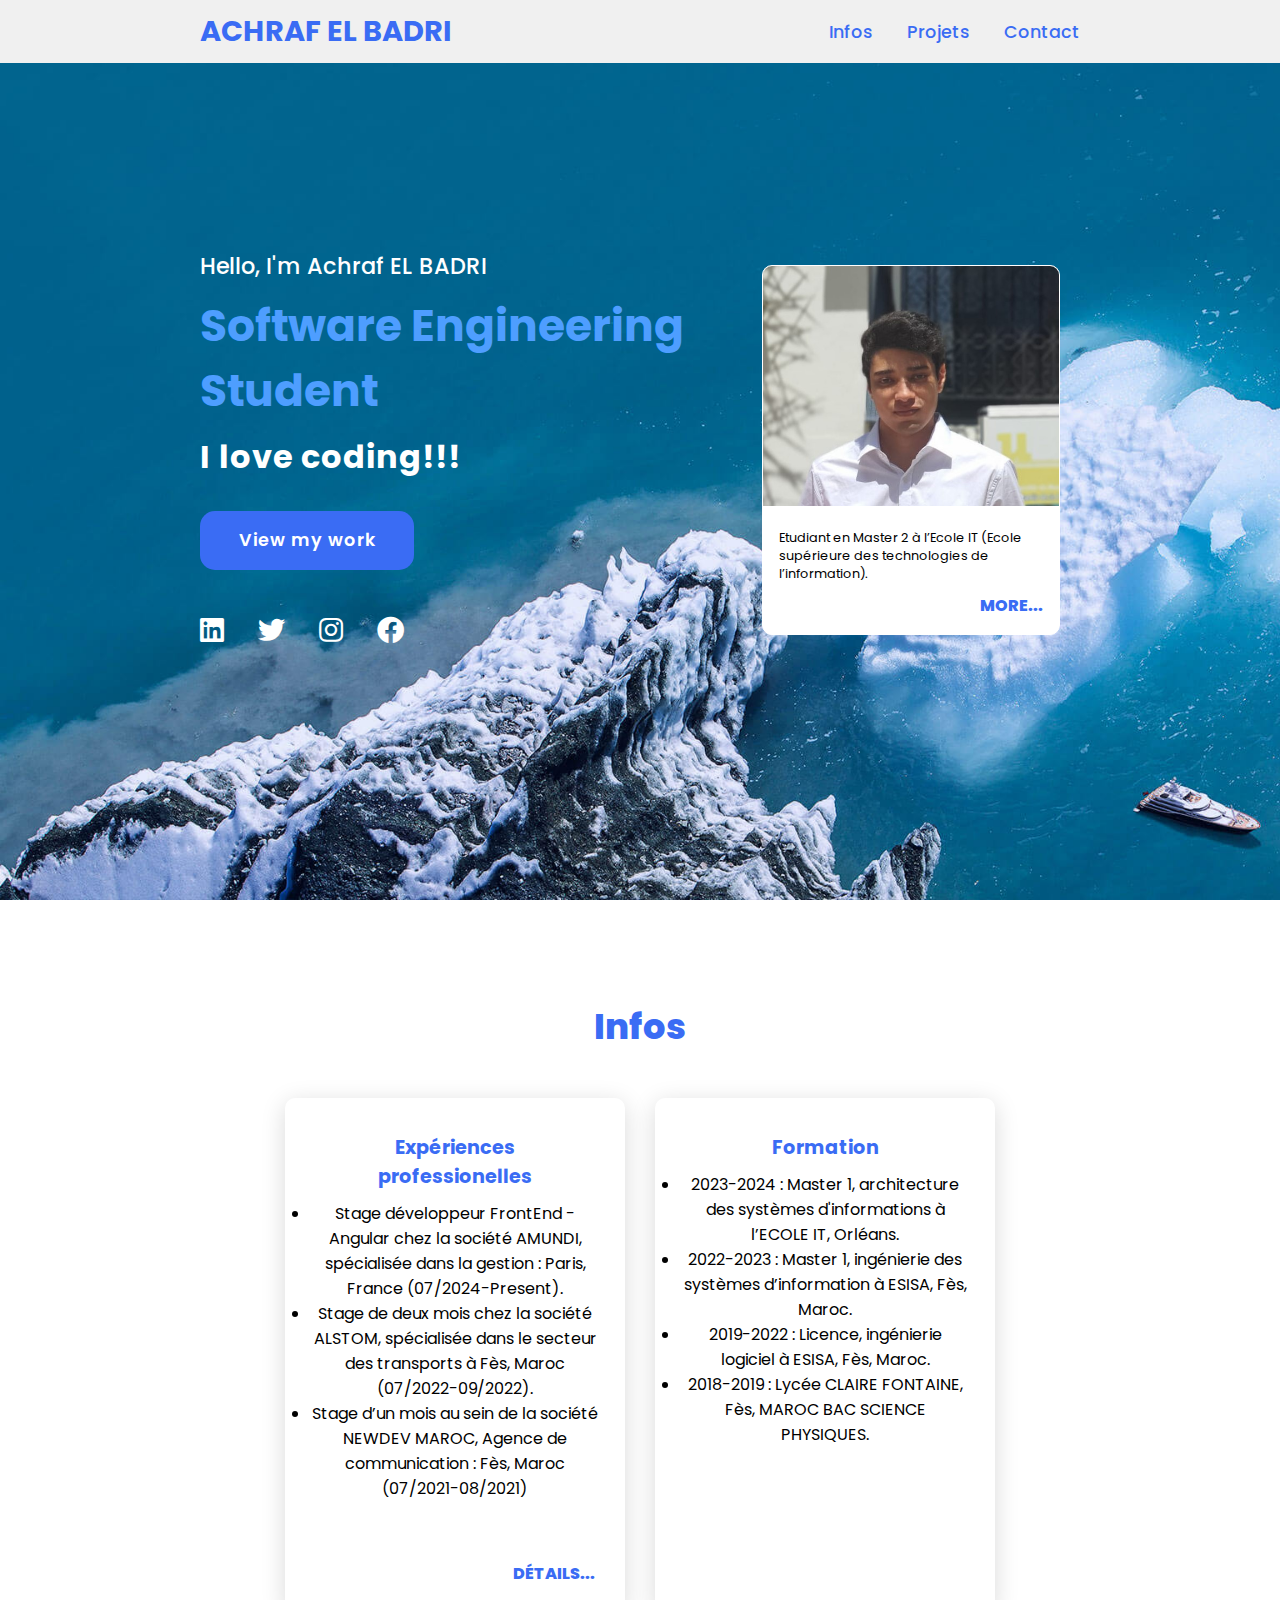
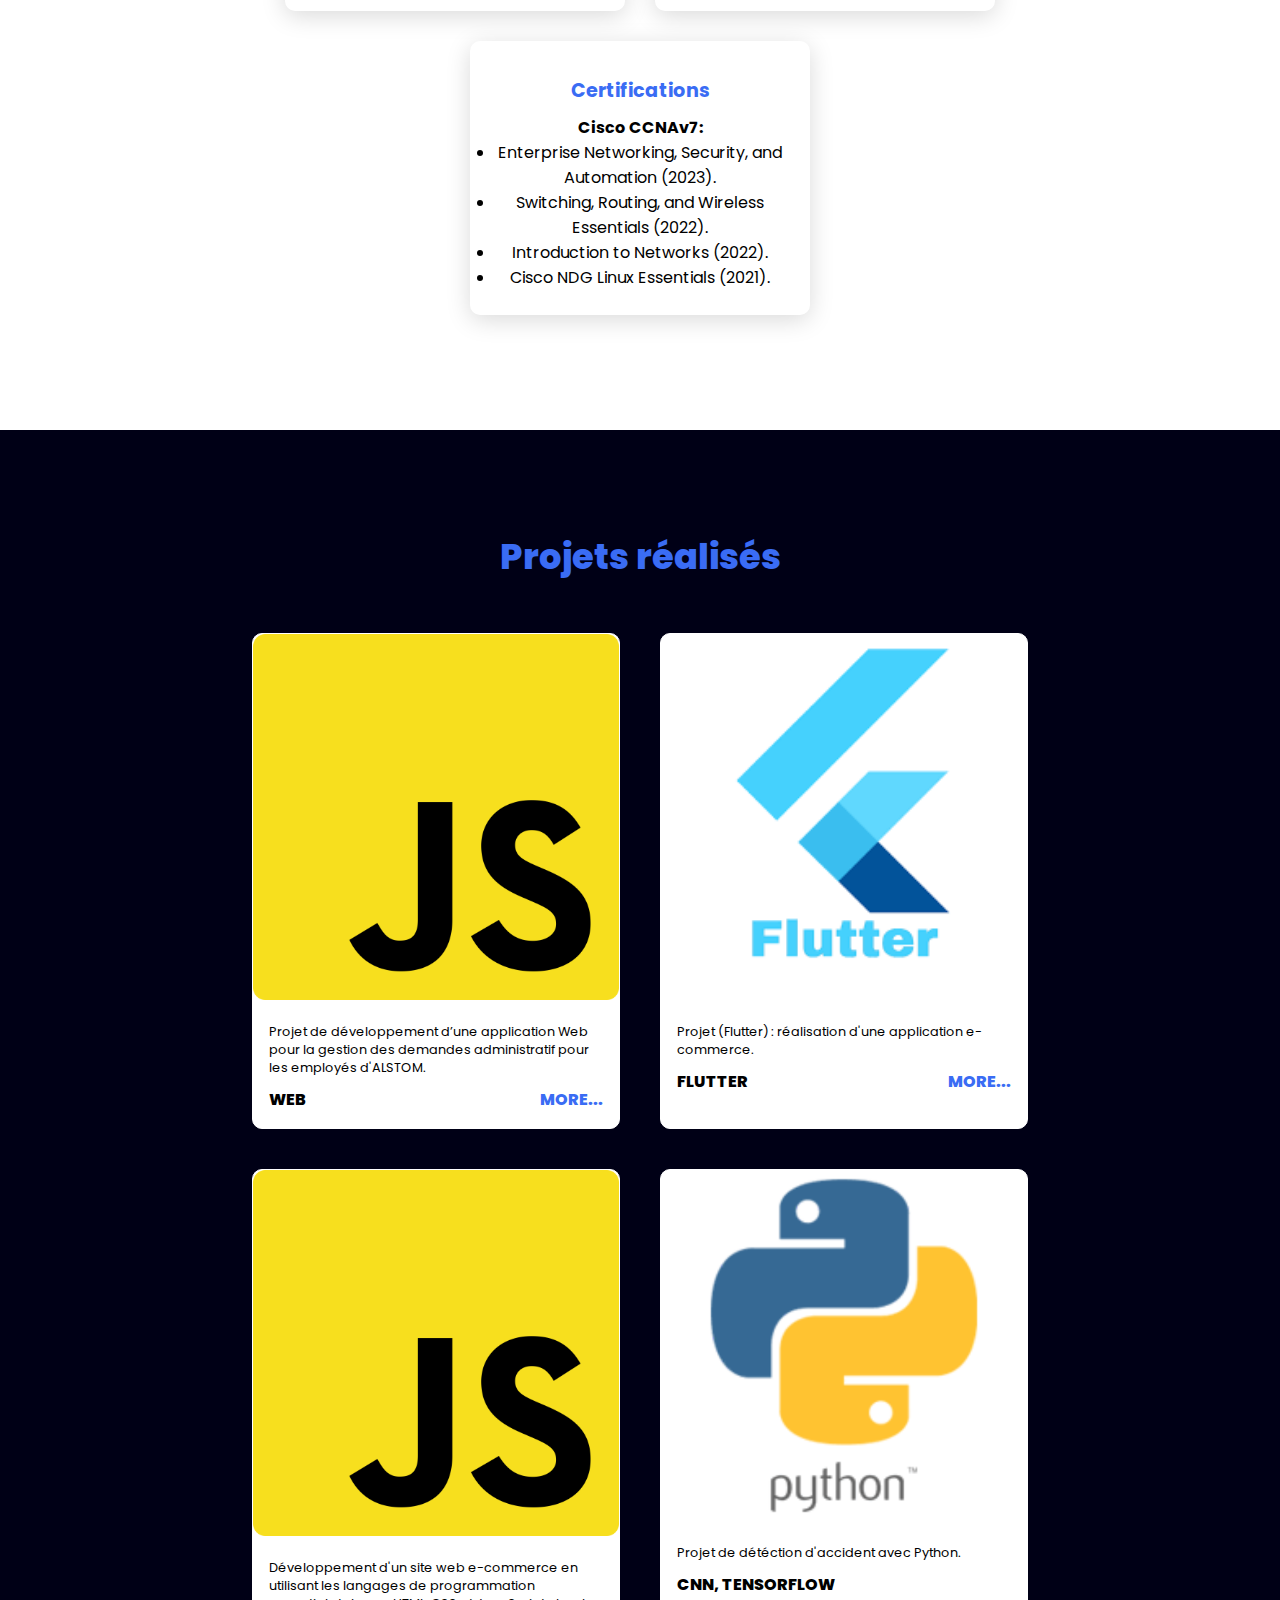
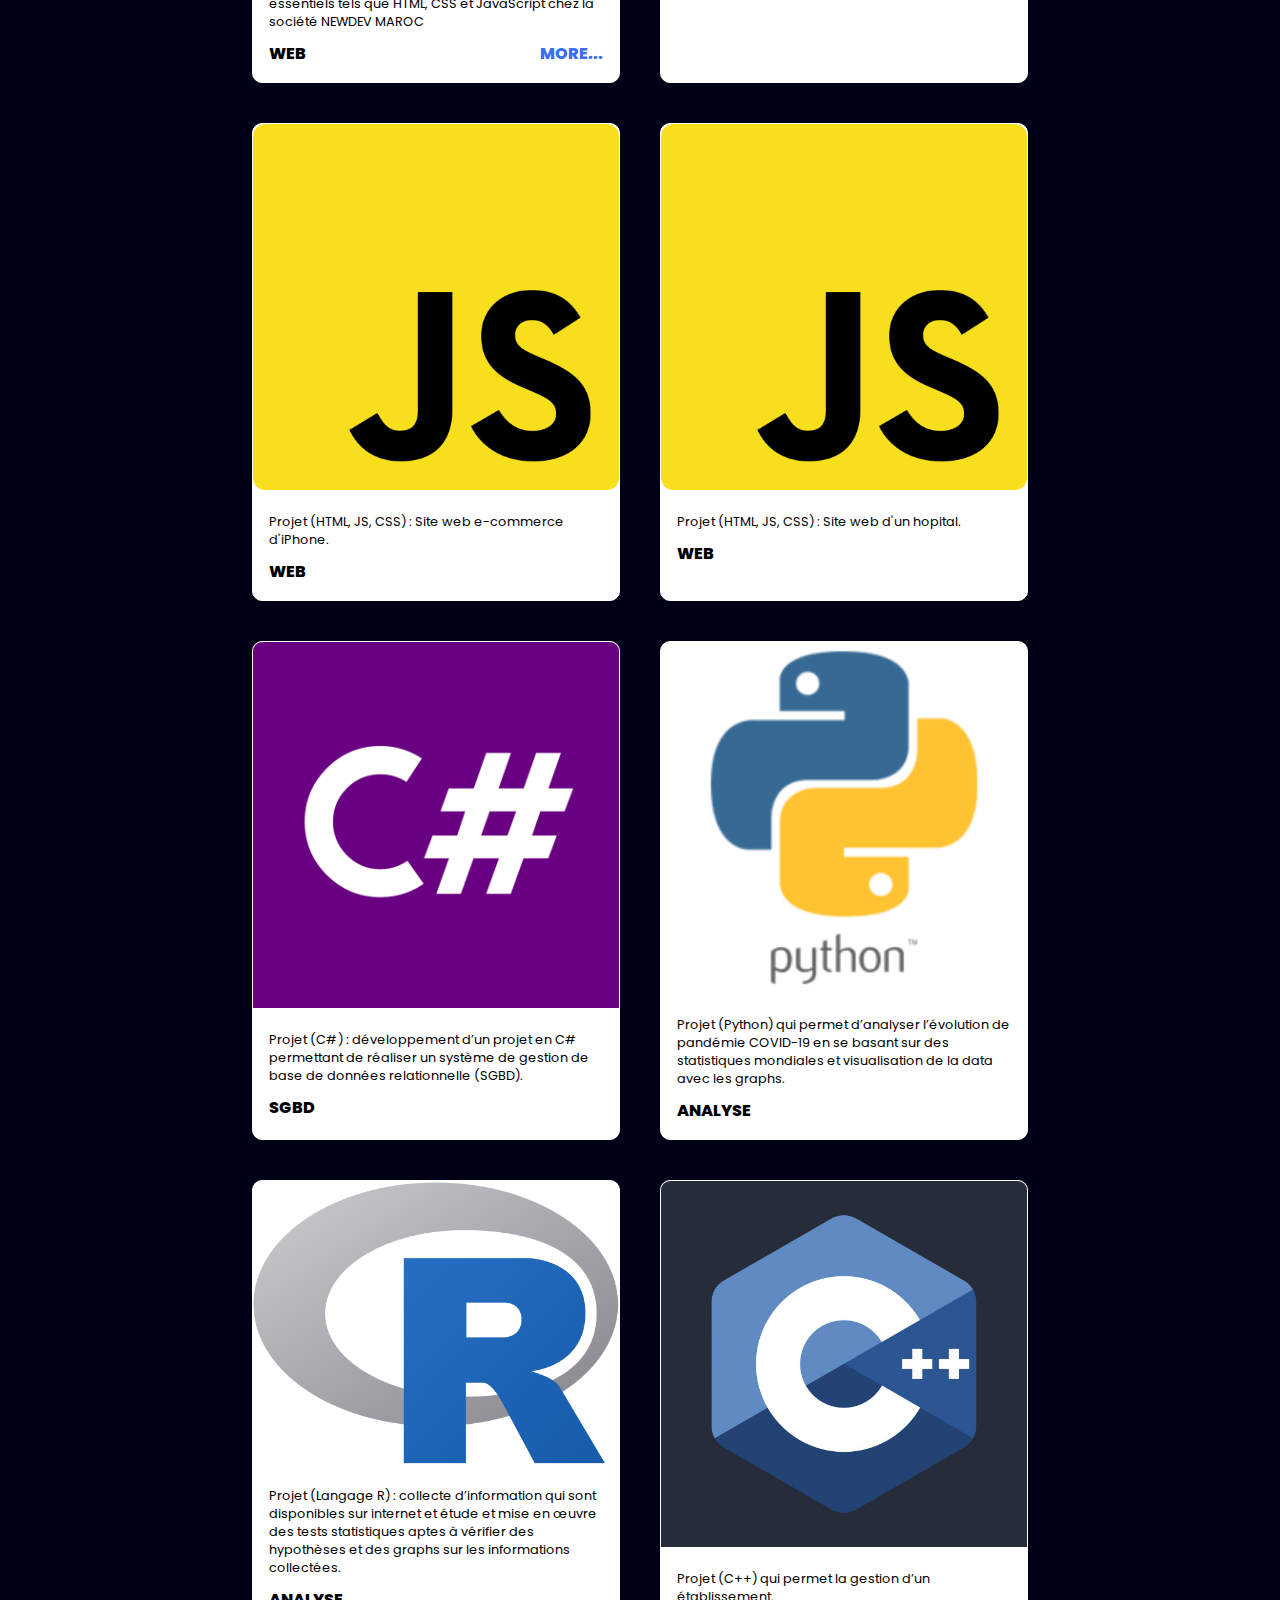
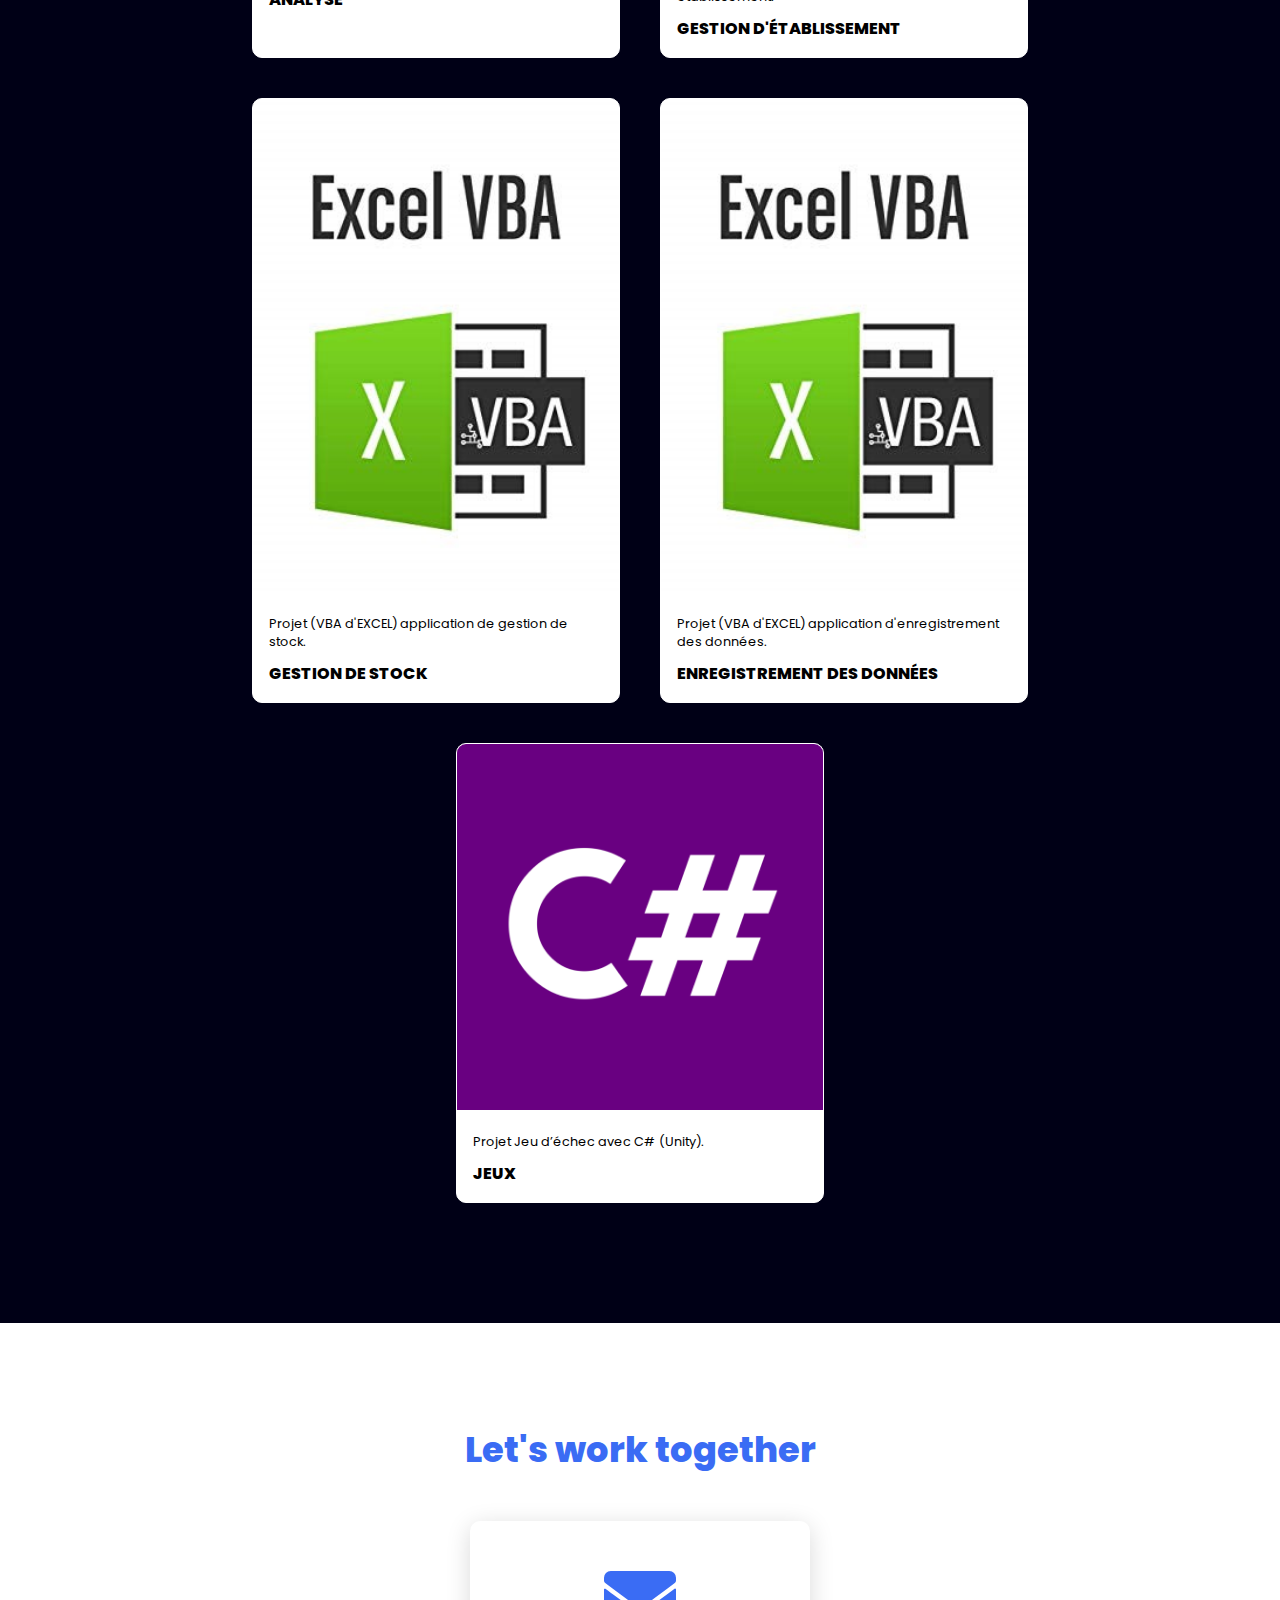
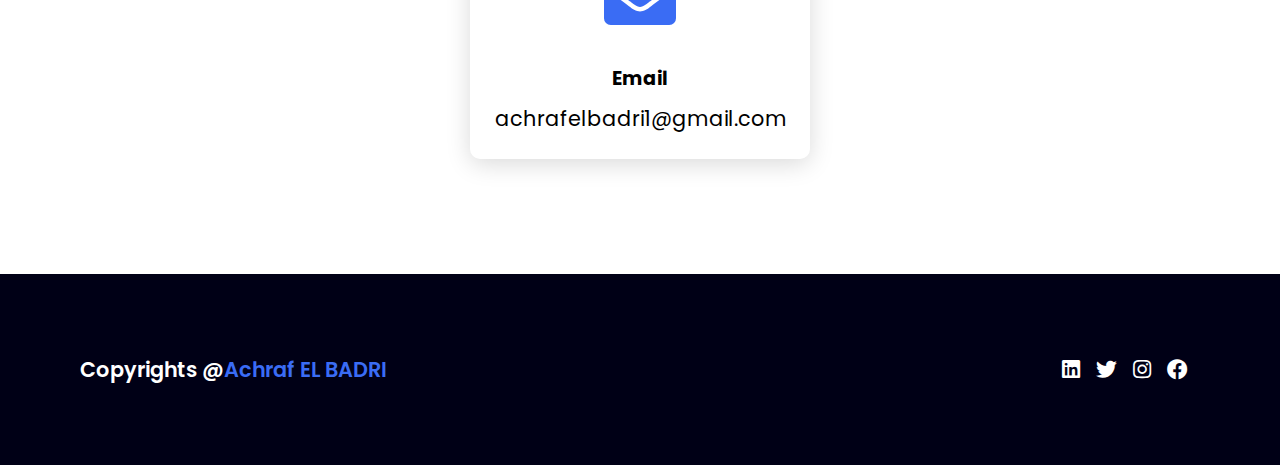
<file: index.html>
<!DOCTYPE html>
<html lang="en">
    <head>
        <meta charset="UTF-8">
        <meta http-equiv="X-UA-Compatible" content="IE=edge">
        <meta name="viewport" content="width=device-width, initial-scale=1.0">
        <link rel="stylesheet" href="Css/style.css">
        <link rel="icon" href="images/ALogo.JPG">
        <link rel="stylesheet" href="https://cdnjs.cloudflare.com/ajax/libs/font-awesome/5.15.4/css/all.min.css">
        <title>Achraf EL BADRI</title>
    </head>
    <body>

        <header>
            <a href="index" class="logo">Achraf EL BADRI</a>
            <nav class="navigation">
                <a href="#infos">Infos</a>
                <a href="#projects">Projets</a>
                <a href="#contact">Contact</a>
            </nav>
        </header>

        <section class="main" style="background: url(images/home-slide-3.jpg) no-repeat; width: 100%; min-height: 100vh; display: flex;align-items: center; background-size: cover; background-position: center; background-attachment: fixed;">
            <div>
                <h2>Hello, I'm Achraf EL BADRI<br><span>Software Engineering Student</span></h2>
                <h3>I love coding!!!</h3>
                <a href="#projects" class="main-btn">View my work</a>
                <div class="social-icons">
                    <a href="https://www.linkedin.com/in/achraf-el-badri-769645245/" target="_blank"><i class="fab fa-linkedin"></i></a>
                    <a href="https://twitter.com/AchrafBADRI11" target="_blank"><i class="fab fa-twitter"></i></a>
                    <a href="https://www.instagram.com/achraf_badri/" target="_blank"><i class="fab fa-instagram"></i></a>
                    <a href="https://www.facebook.com/achraf.messi.125/about" target="_blank"><i class="fab fa-facebook"></i></a>
                </div>
            </div>
            <div class="project-card-spl">
                <div class="project-image">
                    <img src="images/IMG3.jpg" />
                </div>
                <div class="project-info">
                    <p class="project-category"> 
                        Etudiant en Master 2 à l’Ecole IT 
                        (Ecole supérieure des technologies de l’information).
                    </p>
                    <strong class="project-title">
                        <span></span>
                        <a href="me" class="more-details">More...</a>
                        <!--<a href="details-Prj1.html" target="_blank" class="more-details">More...</a>-->
                    </strong>
                </div>
            </div>
        </section>

        <section class="cards" id="infos">
            <h2 class="title">Infos</h2>
            <div class="content">
                <!--<div class="card">-->
                    <!--<div class="icon">
                        <i class="fas fa-edit"></i>
                    </div>-->            
                <div class="card">
                    <!--<div class="icon">
                        <i class="fas fa-video"></i>
                    </div>-->
                    <div class="info">
                        <h3>Expériences professionelles</h3>
                        <p>
                            <li>
                                Stage développeur FrontEnd - Angular chez la société AMUNDI, spécialisée dans la
                                gestion : Paris, France (07/2024-Present).
                            </li>
                            <li>
                                Stage de deux mois chez la société ALSTOM, spécialisée dans le
                                secteur des transports à Fès, Maroc (07/2022-09/2022).
                            </li>
                            <li>    
                                Stage d’un mois au sein de la société NEWDEV MAROC, Agence de 
                                communication : Fès, Maroc (07/2021-08/2021)
                            </li>
                        </p>
                        <strong class="project-title">
                            <a href="experience-Prof" class="more-details" style="padding-left: 70%; padding-top: 50px;">Détails...</a>
                        </strong>
                        <!--<strong class="project-title">
                            <a href="experience-Prof.html" target="_blank" class="more-details" style="padding-left: 70%; padding-top: 50px;">Détails...</a>
                        </strong>-->
                    </div>
                </div>
                <div class="card">
                    <!--<div class="icon">
                        <i class="fas fa-graduation-cap"></i>
                    </div>-->
                    <div class="info">
                        <h3>Formation</h3>
                        <p>
                            <li>
                                2023-2024 : Master 1, architecture des 
                                systèmes d'informations à l’ECOLE IT, Orléans.
                            </li>
                            <li>
                                2022-2023 : Master 1, ingénierie des systèmes d’information à ESISA, Fès,
                                Maroc. 
                            </li>
                            <li>
                                2019-2022 : Licence, ingénierie logiciel à ESISA, Fès,
                                Maroc.
                            </li>
                            <li>
                                2018-2019 : Lycée CLAIRE FONTAINE, Fès, MAROC
                                BAC SCIENCE PHYSIQUES. 
                            </li>
                        </p>
                    </div>
                </div>
                <div class="card">
                    <!--<div class="icon">
                        <i class="fas fa-graduation-cap"></i>
                    </div>-->
                    <div class="info">
                        <h3>Certifications</h3>
                        <p>
                            <div style = "font-weight: bold;">Cisco CCNAv7:</div>
                            <li>Enterprise Networking, Security, and Automation (2023).</li>
                            <li>Switching, Routing, and Wireless Essentials (2022).</li>
                            <li>Introduction to Networks (2022).</li>
                            <li>Cisco NDG Linux Essentials (2021).</li>
                        </p>
                    </div>
                </div>
            </div>
        </section>

        <section class="projects" id="projects">
            <h2 class="title">Projets réalisés</h2>
            <div class="content">

                <div class="project-card">
                    <div class="project-image">
                        <img src="images/javascript-logo.png" />
                    </div>
                    <div class="project-info">
                        <p class="project-category"> 
                            Projet de développement d’une application Web pour la gestion des 
                                demandes administratif pour les employés d'ALSTOM.
                        </p>
                        <strong class="project-title">
                            <span>Web</span>
                            <a href="details-Prj1" class="more-details">More...</a>
                            <!--<a href="details-Prj1.html" target="_blank" class="more-details">More...</a>-->
                        </strong>
                    </div>
                </div>

                <div class="project-card">
                    <div class="project-image">
                        <img src="images/FlutterLogo.png" />
                    </div>
                    <div class="project-info">
                        <p class="project-category"> 
                            Projet (Flutter) : réalisation d'une application e-commerce.
                        </p>
                        <strong class="project-title">
                            <span>Flutter</span>
                            <a href="details-Prj-Flutter" class="more-details">More...</a>
                            <!--<a href="details-Prj-Flutter.html" target="_blank" class="more-details">More...</a>-->
                        </strong>
                    </div>
                </div>

                <div class="project-card">
                    <div class="project-image">
                        <img src="images/javascript-logo.png" />
                    </div>
                    <div class="project-info">
                        <p class="project-category">
                            Développement d'un site web e-commerce en utilisant les 
                            langages de programmation essentiels tels que HTML, CSS et JavaScript chez la société NEWDEV MAROC
                        </p>
                        <strong class="project-title">
                            <span>Web</span>
                            <a href="details-Prj2" class="more-details">More...</a>
                            <!--<a href="details-Prj2.html" target="_blank" class="more-details">More...</a>-->
                        </strong>
                    </div>
                </div>

                <div class="project-card">
                    <div class="project-image">
                        <img src="images/python.webp" />
                    </div>
                    <div class="project-info">
                        <p class="project-category"> 
                            Projet de détéction d'accident avec Python.
                        </p>
                        <strong class="project-title">
                            <span>Cnn, TensorFlow</span>
                            <!--<a href="details-Prj1.html" target="_blank" class="more-details">More...</a>-->
                        </strong>
                    </div>
                </div>

                <div class="project-card">
                    <div class="project-image">
                        <img src="images/javascript-logo.png" />
                    </div>
                    <div class="project-info">
                        <p class="project-category">
                            Projet (HTML, JS, CSS) : Site web e-commerce d'iPhone.
                        </p>
                        <strong class="project-title">
                            <span>Web</span>
                            <!--<a href="details.html" target="_blank" class="more-details">More...</a>-->
                        </strong>
                    </div>
                </div>
                
                <div class="project-card">
                    <div class="project-image">
                        <img src="images/javascript-logo.png" />
                    </div>
                    <div class="project-info">
                        <p class="project-category">
                            Projet (HTML, JS, CSS) : Site web d'un hopital.
                        </p>
                        <strong class="project-title">
                            <span>Web</span>
                            <!--<a href="details.html" target="_blank" class="more-details">More...</a>-->
                        </strong>
                    </div>
                </div>
                <div class="project-card">
                    <div class="project-image">
                        <img src="images/CSharpLogo.png" />
                    </div>
                    <div class="project-info">
                        <p class="project-category">  
                            Projet (C#) : développement d’un projet en C# permettant de réaliser un système de gestion
                            de base de données relationnelle (SGBD).
                        </p>
                        <strong class="project-title">
                            <span>SGBD</span>
                            <!--<a href="details.html" target="_blank" class="more-details">More...</a>-->
                        </strong>
                    </div>
                </div>
                <div class="project-card">
                    <div class="project-image">
                        <img src="images/python.webp" />
                    </div>
                    <div class="project-info">
                        <p class="project-category">
                            Projet (Python) qui permet d’analyser l’évolution de pandémie COVID-19 en se basant
                            sur des statistiques mondiales et visualisation de la data avec les graphs.
                        </p>
                        <strong class="project-title">
                            <span>Analyse</span>
                            <!--<a href="details.html" target="_blank" class="more-details">More...</a>-->
                        </strong>
                    </div>
                </div>
                <div class="project-card">
                    <div class="project-image">
                        <img src="images/RLogo.png" />
                    </div>
                    <div class="project-info">
                        <p class="project-category">
                            Projet (Langage R) : collecte d’information qui sont disponibles sur internet et étude et mise
                            en œuvre des tests statistiques aptes à vérifier des hypothèses et des graphs sur les informations collectées.
                        </p>
                        <strong class="project-title">
                            <span>Analyse</span>
                            <!--<a href="details.html" target="_blank" class="more-details">More...</a>-->
                        </strong>
                    </div>
                </div>
                <div class="project-card">
                    <div class="project-image">
                        <img src="images/cplusplusLogo.jpg" />
                    </div>
                    <div class="project-info">
                        <p class="project-category">
                            Projet (C++) qui permet la gestion d’un établissement.  
                        </p>
                        <strong class="project-title">
                            <span>Gestion d'établissement</span>
                            <!--<a href="details.html" target="_blank" class="more-details">More...</a>-->
                        </strong>
                    </div>
                </div>
                <div class="project-card">
                    <div class="project-image">
                        <img src="images/VBALogo2.jpg" />
                    </div>
                    <div class="project-info">
                        <p class="project-category">
                            Projet (VBA d'EXCEL) application de gestion de stock.  
                        </p>
                        <strong class="project-title">
                            <span>Gestion de stock</span>
                            <!--<a href="details.html" target="_blank" class="more-details">More...</a>-->
                        </strong>
                    </div>
                </div>
                <div class="project-card">
                    <div class="project-image">
                        <img src="images/VBALogo2.jpg" />
                    </div>
                    <div class="project-info">
                        <p class="project-category">
                            Projet (VBA d'EXCEL) application d'enregistrement des données.  
                        </p>
                        <strong class="project-title">
                            <span>enregistrement des données</span>
                            <!--<a href="details.html" target="_blank" class="more-details">More...</a>-->
                        </strong>
                    </div>
                </div>
                <div class="project-card">
                    <div class="project-image">
                        <img src="images/CSharpLogo.png" />
                    </div>
                    <div class="project-info">
                        <p class="project-category">
                            Projet Jeu d’échec avec C# (Unity).
                        </p>
                        <strong class="project-title">
                            <span>Jeux</span>
                            <!--<a href="details.html" target="_blank" class="more-details">More...</a>-->
                        </strong>
                    </div>
                </div>
            </div>
        </section>

        <section class="cards contact" id="contact">
            <h2 class="title">Let's work together</h2>
            <div class="content">
                <!--<div class="card">
                    <div class="icon">
                        <i class="fas fa-phone"></i>
                    </div>
                    <div class="info">
                        <h3>Phone</h3>
                        <p>(+33) 07...</p>
                    </div>
                </div>-->
                <div class="card">
                    <div class="icon">
                        <i class="fas fa-envelope"></i>
                    </div>
                    <div class="info">
                        <h3>Email</h3>
                        <p>achrafelbadri1@gmail.com</p>
                    </div>
                </div>
            </div>
        </section>
        
        <button onclick="topFunction()" id='myBtn' title='Go to top'>Top</button>
        
        <footer class="footer">
            <p class="footer-title">Copyrights @<span>Achraf EL BADRI</span></p>
            <div class="social-icons">
                <a href="https://www.linkedin.com/in/achraf-el-badri-769645245/"><i class="fab fa-linkedin"></i></a>
                <a href="https://twitter.com/AchrafBADRI11"><i class="fab fa-twitter"></i></a>
                <a href="https://www.instagram.com/achraf_badri/"><i class="fab fa-instagram"></i></a>
                <a href="https://www.facebook.com/achraf.messi.125/about"><i class="fab fa-facebook"></i></a>
            </div>
        </footer>

        <script src="Js/javascrip.js"></script>

    </body>
</html>
</file>
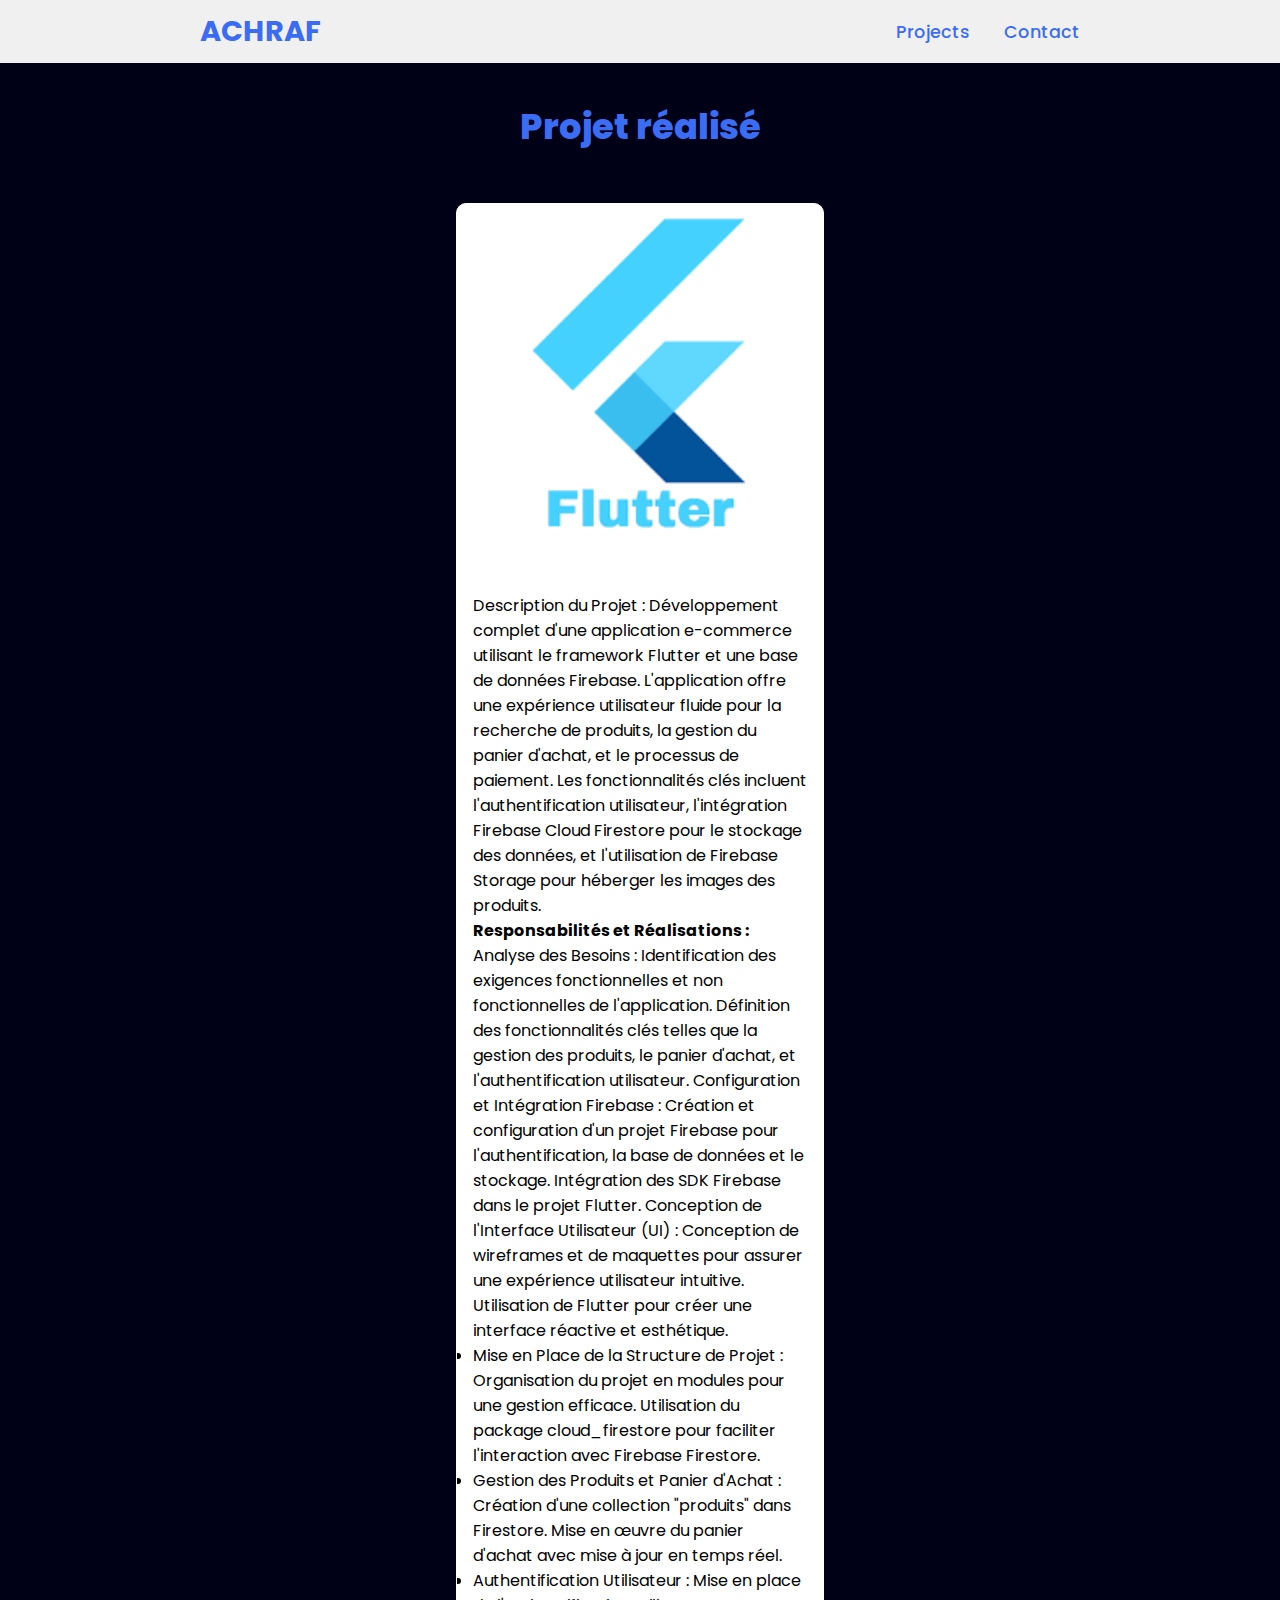
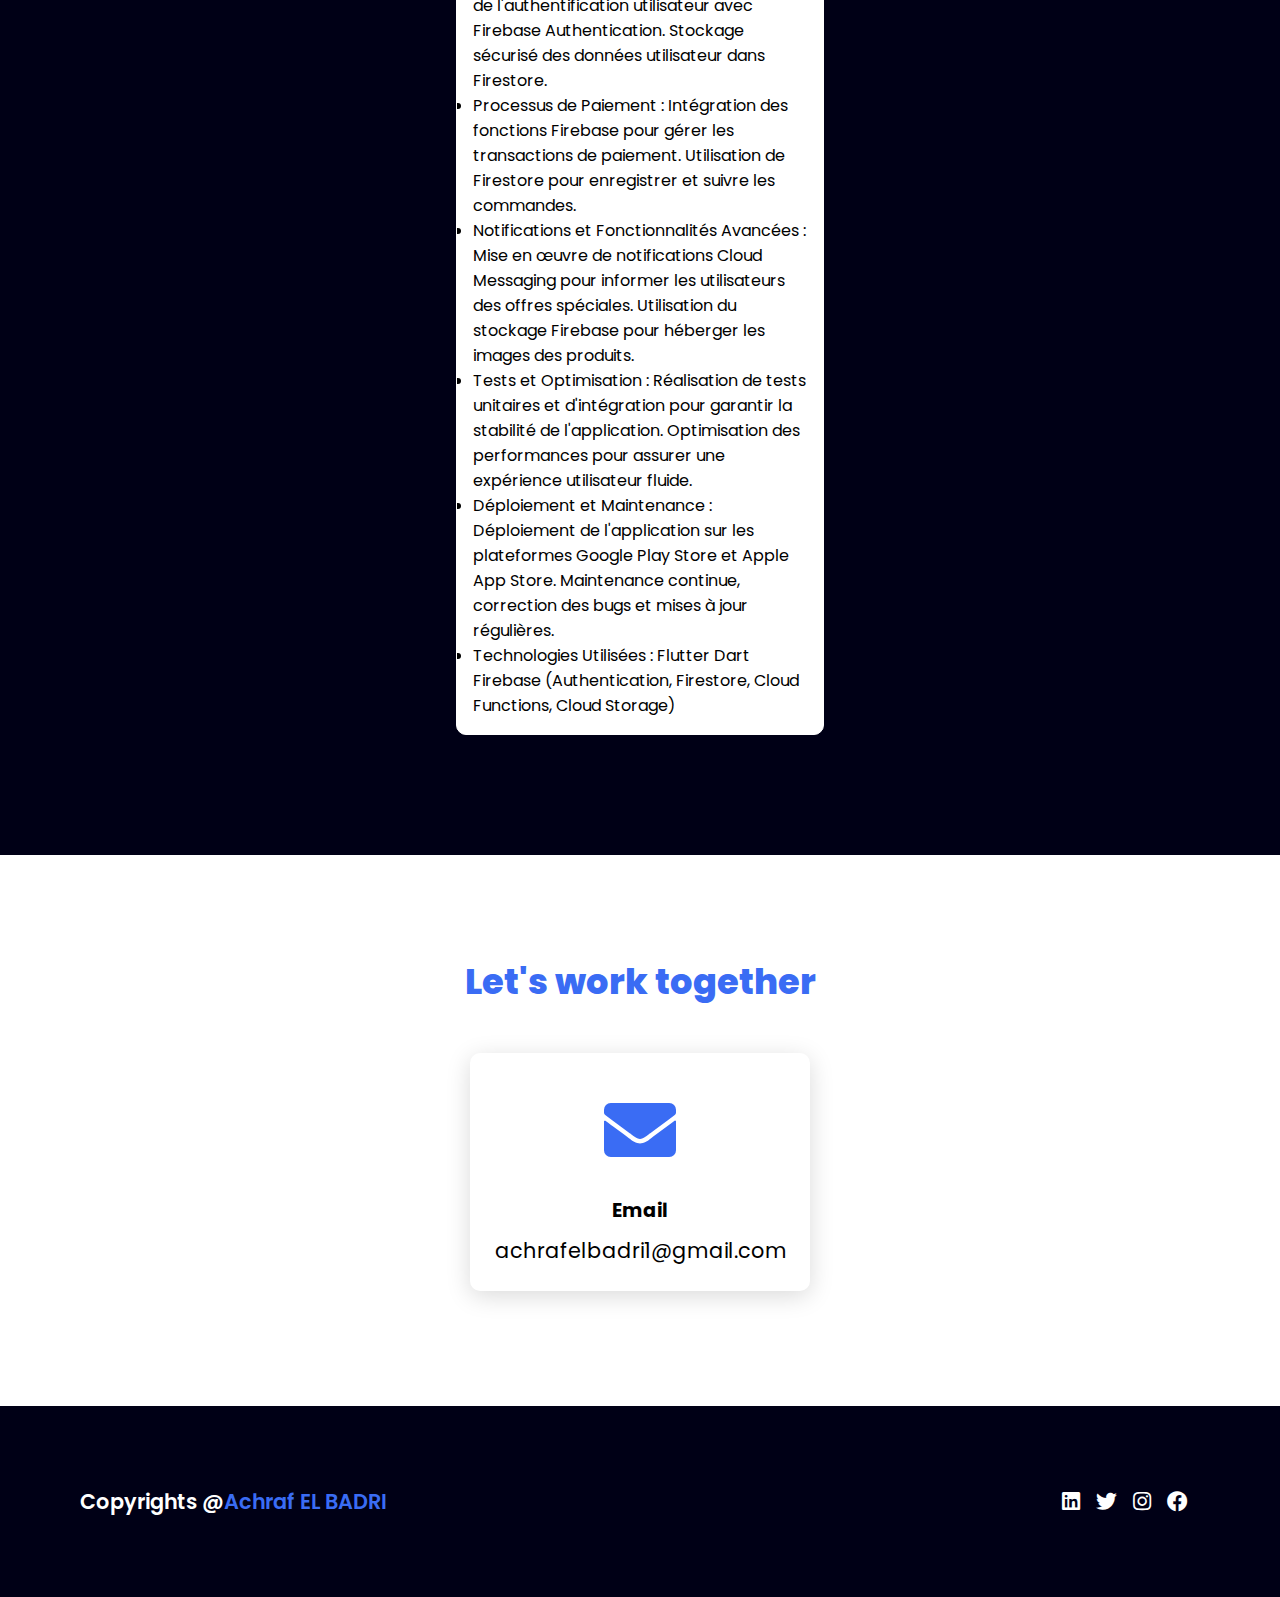
<file: details-Prj-Flutter.html>
<!DOCTYPE html>
<html lang="en">
    <head>
        <meta charset="UTF-8">
        <meta http-equiv="X-UA-Compatible" content="IE=edge">
        <meta name="viewport" content="width=device-width, initial-scale=1.0">
        <link rel="stylesheet" href="Css/style.css">
        <link rel="icon" href="images/ALogo.JPG">
        <link rel="stylesheet" href="https://cdnjs.cloudflare.com/ajax/libs/font-awesome/5.15.4/css/all.min.css">
        <title>Achraf EL BADRI</title>
    </head>
    <body>

        <header>
            <a href="index" class="logo">Achraf</a>
            <nav class="navigation">
                <a href="#projects">Projects</a>
                <a href="#contact">Contact</a>
            </nav>
        </header>

        <section class="projects" id="projects">
            <h2 class="title">Projet réalisé</h2>
            <div class="content">
                <div class="single-project-card">
                    <div class="project-image">
                        <img src="images/FlutterLogo.png" />
                    </div>
                    <div class="project-info">
                        <p class="project-category"> 
                            <div>
                                Description du Projet :
                                Développement complet d'une application e-commerce utilisant le framework Flutter et une base de données 
                                Firebase. L'application offre une expérience utilisateur fluide pour la recherche de produits, la gestion 
                                du panier d'achat, et le processus de paiement. Les fonctionnalités clés incluent l'authentification 
                                utilisateur, l'intégration Firebase Cloud Firestore pour le stockage des données, et l'utilisation de 
                                Firebase Storage pour héberger les images des produits.

                                
                            </div>
                            <div style = "font-weight: bold;">Responsabilités et Réalisations :</div>
                            Analyse des Besoins :

                                Identification des exigences fonctionnelles et non fonctionnelles de l'application.
                                Définition des fonctionnalités clés telles que la gestion des produits, le panier d'achat, et l'authentification 
                                utilisateur.
                                Configuration et Intégration Firebase :

                                Création et configuration d'un projet Firebase pour l'authentification, la base de données et le stockage.
                                Intégration des SDK Firebase dans le projet Flutter.
                                Conception de l'Interface Utilisateur (UI) :

                                Conception de wireframes et de maquettes pour assurer une expérience utilisateur intuitive.
                                Utilisation de Flutter pour créer une interface réactive et esthétique.
                            <li>
                                Mise en Place de la Structure de Projet :
                                Organisation du projet en modules pour une gestion efficace.
                                Utilisation du package cloud_firestore pour faciliter l'interaction avec Firebase Firestore.
                            </li>
                            <li>
                                Gestion des Produits et Panier d'Achat :
                                Création d'une collection "produits" dans Firestore.
                                Mise en œuvre du panier d'achat avec mise à jour en temps réel.
                            </li>
                            <li>
                                Authentification Utilisateur :
                                Mise en place de l'authentification utilisateur avec Firebase Authentication.
                                Stockage sécurisé des données utilisateur dans Firestore.
                            </li>
                            <li>
                                Processus de Paiement :
                                Intégration des fonctions Firebase pour gérer les transactions de paiement.
                                Utilisation de Firestore pour enregistrer et suivre les commandes.
                            </li>
                            <li>
                                Notifications et Fonctionnalités Avancées :
                                Mise en œuvre de notifications Cloud Messaging pour informer les utilisateurs des offres spéciales.
                                Utilisation du stockage Firebase pour héberger les images des produits.
                            </li>
                            <li>
                                Tests et Optimisation :
                                Réalisation de tests unitaires et d'intégration pour garantir la stabilité de l'application.
                                Optimisation des performances pour assurer une expérience utilisateur fluide.
                            </li>
                            <li>
                                Déploiement et Maintenance :
                                Déploiement de l'application sur les plateformes Google Play Store et Apple App Store.
                                Maintenance continue, correction des bugs et mises à jour régulières.
                            </li>
                            <li>
                                Technologies Utilisées :
                                Flutter
                                Dart
                                Firebase (Authentication, Firestore, Cloud Functions, Cloud Storage)
                            </li>
                        </p>
                    </div>
                </div>
            </div>
        </section>

        <section class="cards contact" id="contact">
            <h2 class="title">Let's work together</h2>
            <div class="content">
                <!--<div class="card">
                    <div class="icon">
                        <i class="fas fa-phone"></i>
                    </div>
                    <div class="info">
                        <h3>Phone</h3>
                        <p>(+33) 07...</p>
                    </div>
                </div>-->
                <div class="card">
                    <div class="icon">
                        <i class="fas fa-envelope"></i>
                    </div>
                    <div class="info">
                        <h3>Email</h3>
                        <p>achrafelbadri1@gmail.com</p>
                    </div>
                </div>
            </div>
        </section>
        
        <button onclick="topFunction()" id='myBtn' title='Go to top'>Top</button>
        
        <footer class="footer">
            <p class="footer-title">Copyrights @<span>Achraf EL BADRI</span></p>
            <div class="social-icons">
                <a href="https://www.linkedin.com/in/achraf-el-badri-769645245/"><i class="fab fa-linkedin"></i></a>
                <a href="https://twitter.com/AchrafBADRI11"><i class="fab fa-twitter"></i></a>
                <a href="https://www.instagram.com/achraf_badri/"><i class="fab fa-instagram"></i></a>
                <a href="https://www.facebook.com/achraf.messi.125/about"><i class="fab fa-facebook"></i></a>
            </div>
        </footer>

        <script src="Js/javascrip.js"></script>

    </body>
</html>
</file>
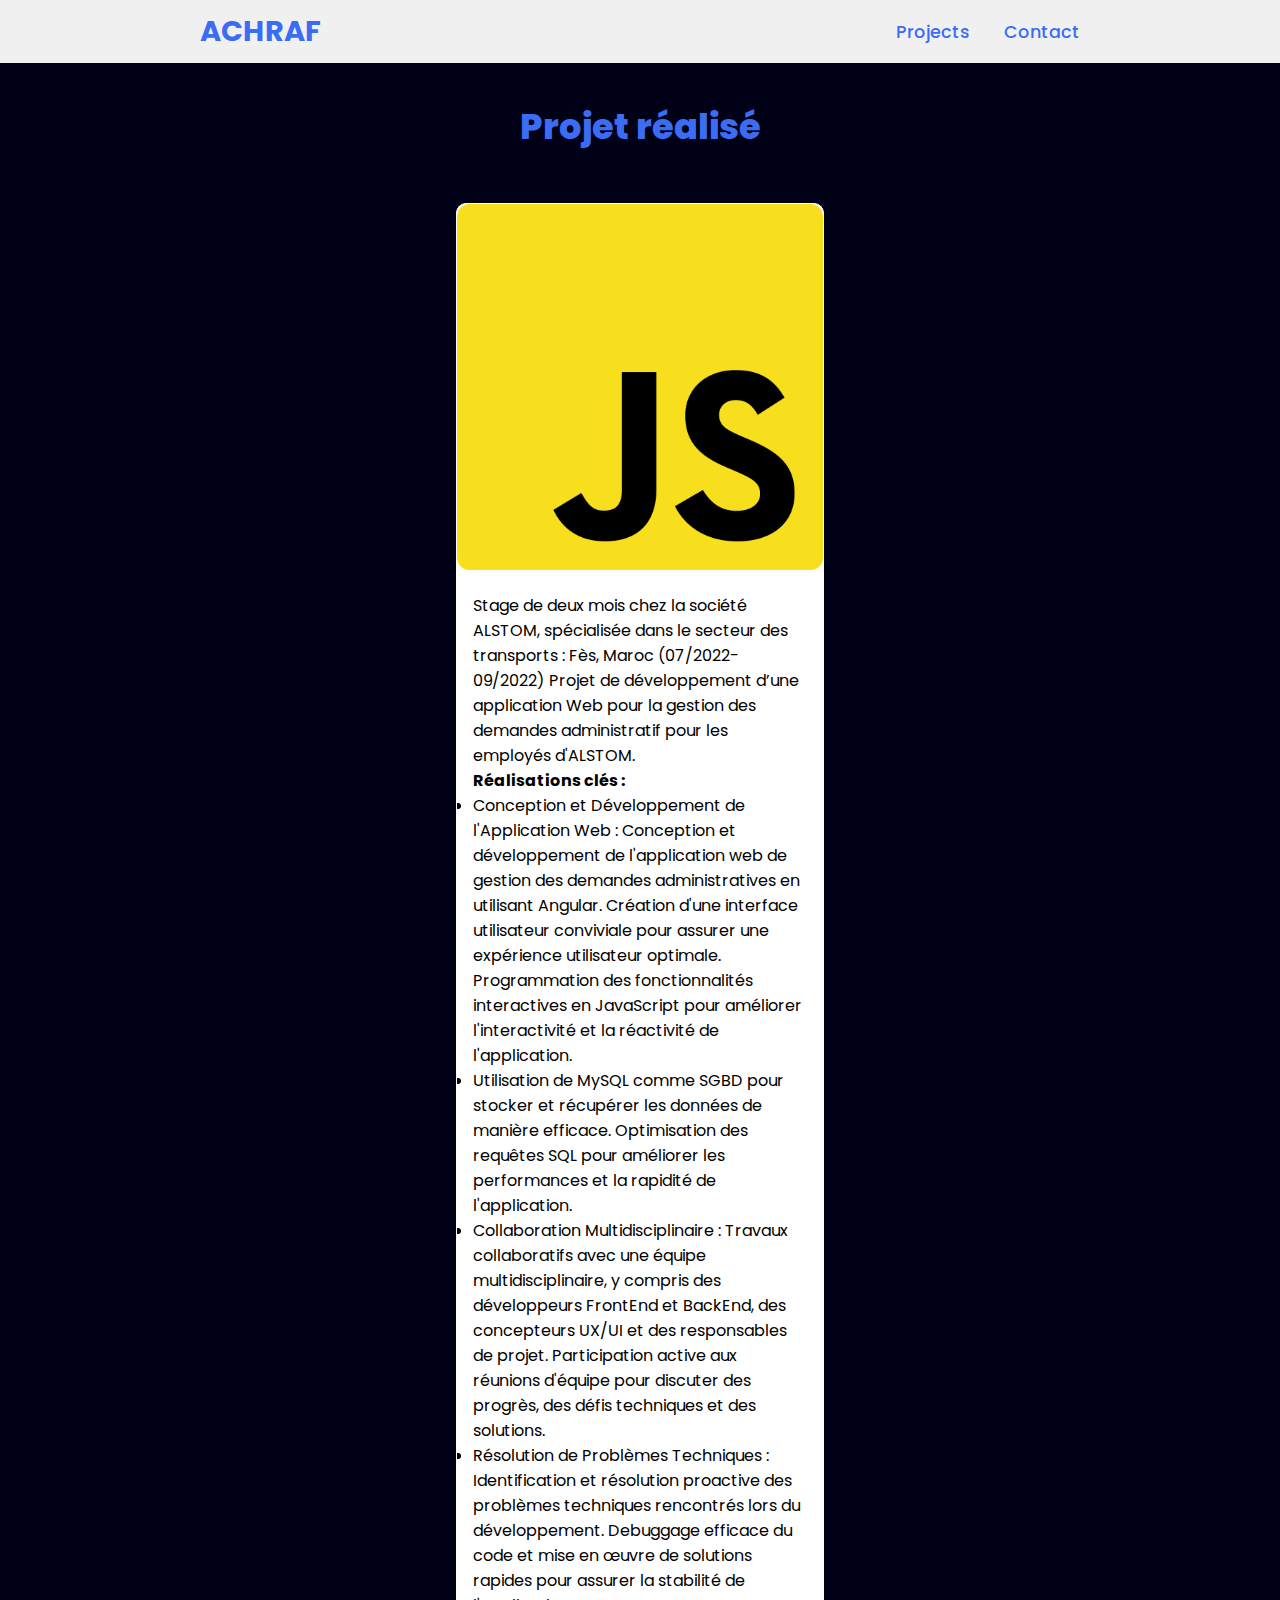
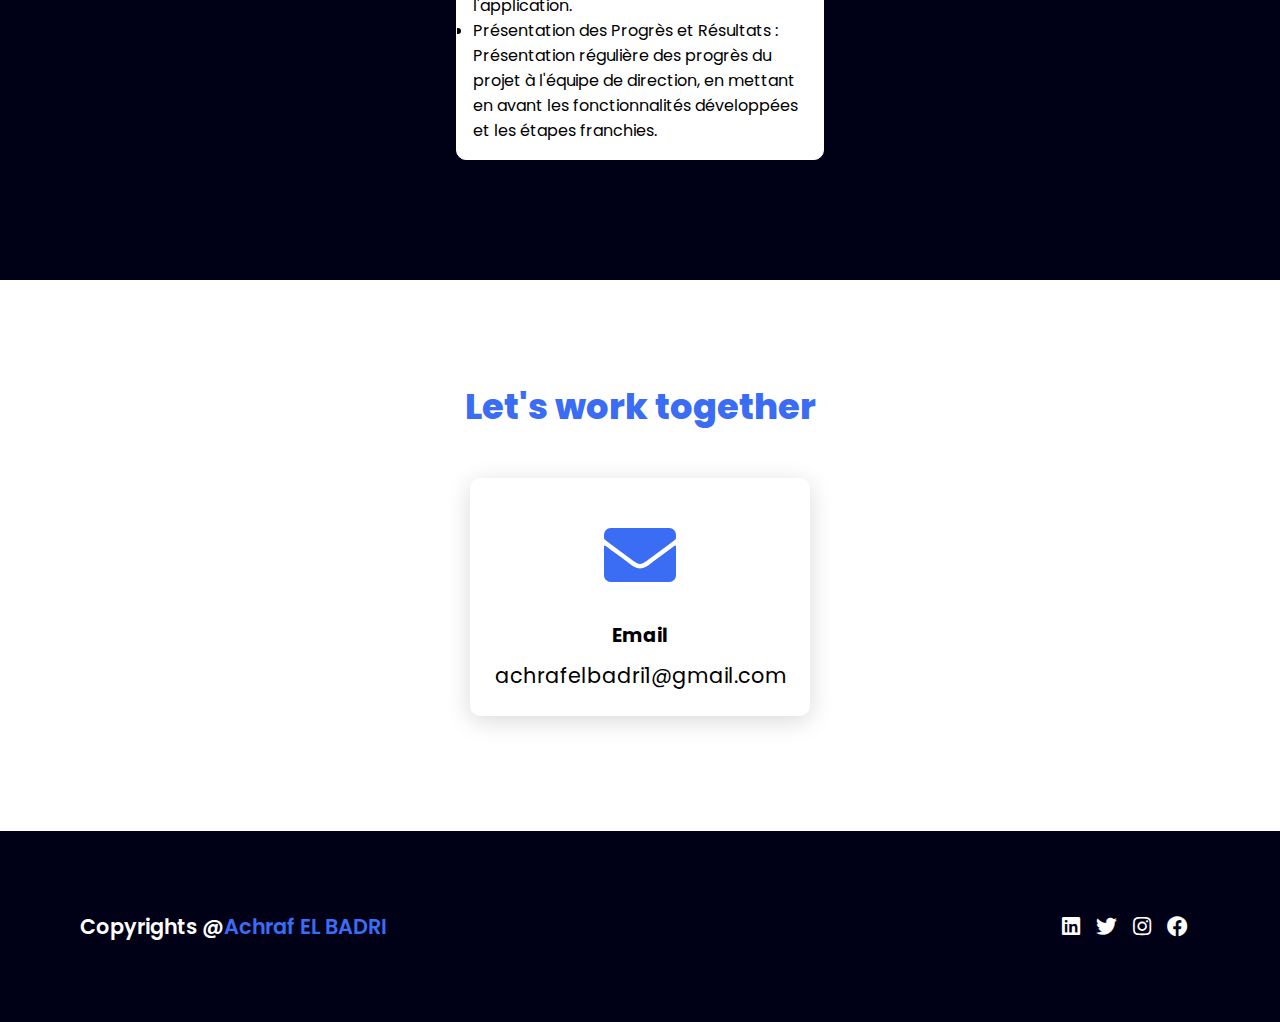
<file: details-Prj1.html>
<!DOCTYPE html>
<html lang="en">
    <head>
        <meta charset="UTF-8">
        <meta http-equiv="X-UA-Compatible" content="IE=edge">
        <meta name="viewport" content="width=device-width, initial-scale=1.0">
        <link rel="stylesheet" href="Css/style.css">
        <link rel="icon" href="images/ALogo.JPG">
        <link rel="stylesheet" href="https://cdnjs.cloudflare.com/ajax/libs/font-awesome/5.15.4/css/all.min.css">
        <title>Achraf EL BADRI</title>
    </head>
    <body>

        <header>
            <a href="index" class="logo">Achraf</a>
            <nav class="navigation">
                <a href="#projects">Projects</a>
                <a href="#contact">Contact</a>
            </nav>
        </header>

        <section class="projects" id="projects">
            <h2 class="title">Projet réalisé</h2>
            <div class="content">
                <div class="single-project-card">
                    <div class="project-image">
                        <img src="images/javascript-logo.png" />
                    </div>
                    <div class="project-info">
                        <p class="project-category"> 
                            <div>Stage de deux mois chez la société ALSTOM, spécialisée dans le
                            secteur des transports : Fès, Maroc (07/2022-09/2022)
                            Projet de développement d’une application Web pour la gestion des 
                            demandes administratif pour les employés d'ALSTOM.</div>
                            <div style = "font-weight: bold;">Réalisations clés :</div>
                            <li>
                                Conception et Développement de l'Application Web : Conception et 
                                développement de l'application web de gestion des demandes 
                                administratives en utilisant Angular. Création d'une interface utilisateur 
                                conviviale pour assurer une expérience 
                                utilisateur optimale. Programmation des fonctionnalités interactives en 
                                JavaScript pour améliorer l'interactivité et la réactivité de l'application.</li>
                            <li>
                                Utilisation de MySQL comme SGBD pour stocker et récupérer les 
                                données de manière efficace. Optimisation des requêtes SQL pour 
                                améliorer les performances et la rapidité de l'application.</li>
                            <li>
                                Collaboration Multidisciplinaire : Travaux collaboratifs avec une 
                                équipe multidisciplinaire, y compris des développeurs FrontEnd et 
                                BackEnd, des concepteurs UX/UI et des responsables de projet.
                                Participation active aux réunions d'équipe pour discuter des progrès, 
                                des défis techniques et des solutions.</li>
                            <li>
                                Résolution de Problèmes Techniques : Identification et résolution 
                                proactive des problèmes techniques rencontrés lors du 
                                développement. Debuggage efficace du code et mise en œuvre de 
                                solutions rapides pour assurer la stabilité de l'application.</li>
                            <li>
                                Présentation des Progrès et Résultats : Présentation régulière des 
                                progrès du projet à l'équipe de direction, en mettant en avant les 
                                fonctionnalités développées et les étapes franchies.</li>
                        </p>
                    </div>
                </div>
            </div>
        </section>

        <section class="cards contact" id="contact">
            <h2 class="title">Let's work together</h2>
            <div class="content">
                <!--<div class="card">
                    <div class="icon">
                        <i class="fas fa-phone"></i>
                    </div>
                    <div class="info">
                        <h3>Phone</h3>
                        <p>(+33) 07...</p>
                    </div>
                </div>-->
                <div class="card">
                    <div class="icon">
                        <i class="fas fa-envelope"></i>
                    </div>
                    <div class="info">
                        <h3>Email</h3>
                        <p>achrafelbadri1@gmail.com</p>
                    </div>
                </div>
            </div>
        </section>
        
        <button onclick="topFunction()" id='myBtn' title='Go to top'>Top</button>
        
        <footer class="footer">
            <p class="footer-title">Copyrights @<span>Achraf EL BADRI</span></p>
            <div class="social-icons">
                <a href="https://www.linkedin.com/in/achraf-el-badri-769645245/"><i class="fab fa-linkedin"></i></a>
                <a href="https://twitter.com/AchrafBADRI11"><i class="fab fa-twitter"></i></a>
                <a href="https://www.instagram.com/achraf_badri/"><i class="fab fa-instagram"></i></a>
                <a href="https://www.facebook.com/achraf.messi.125/about"><i class="fab fa-facebook"></i></a>
            </div>
        </footer>

        <script src="Js/javascrip.js"></script>

    </body>
</html>
</file>
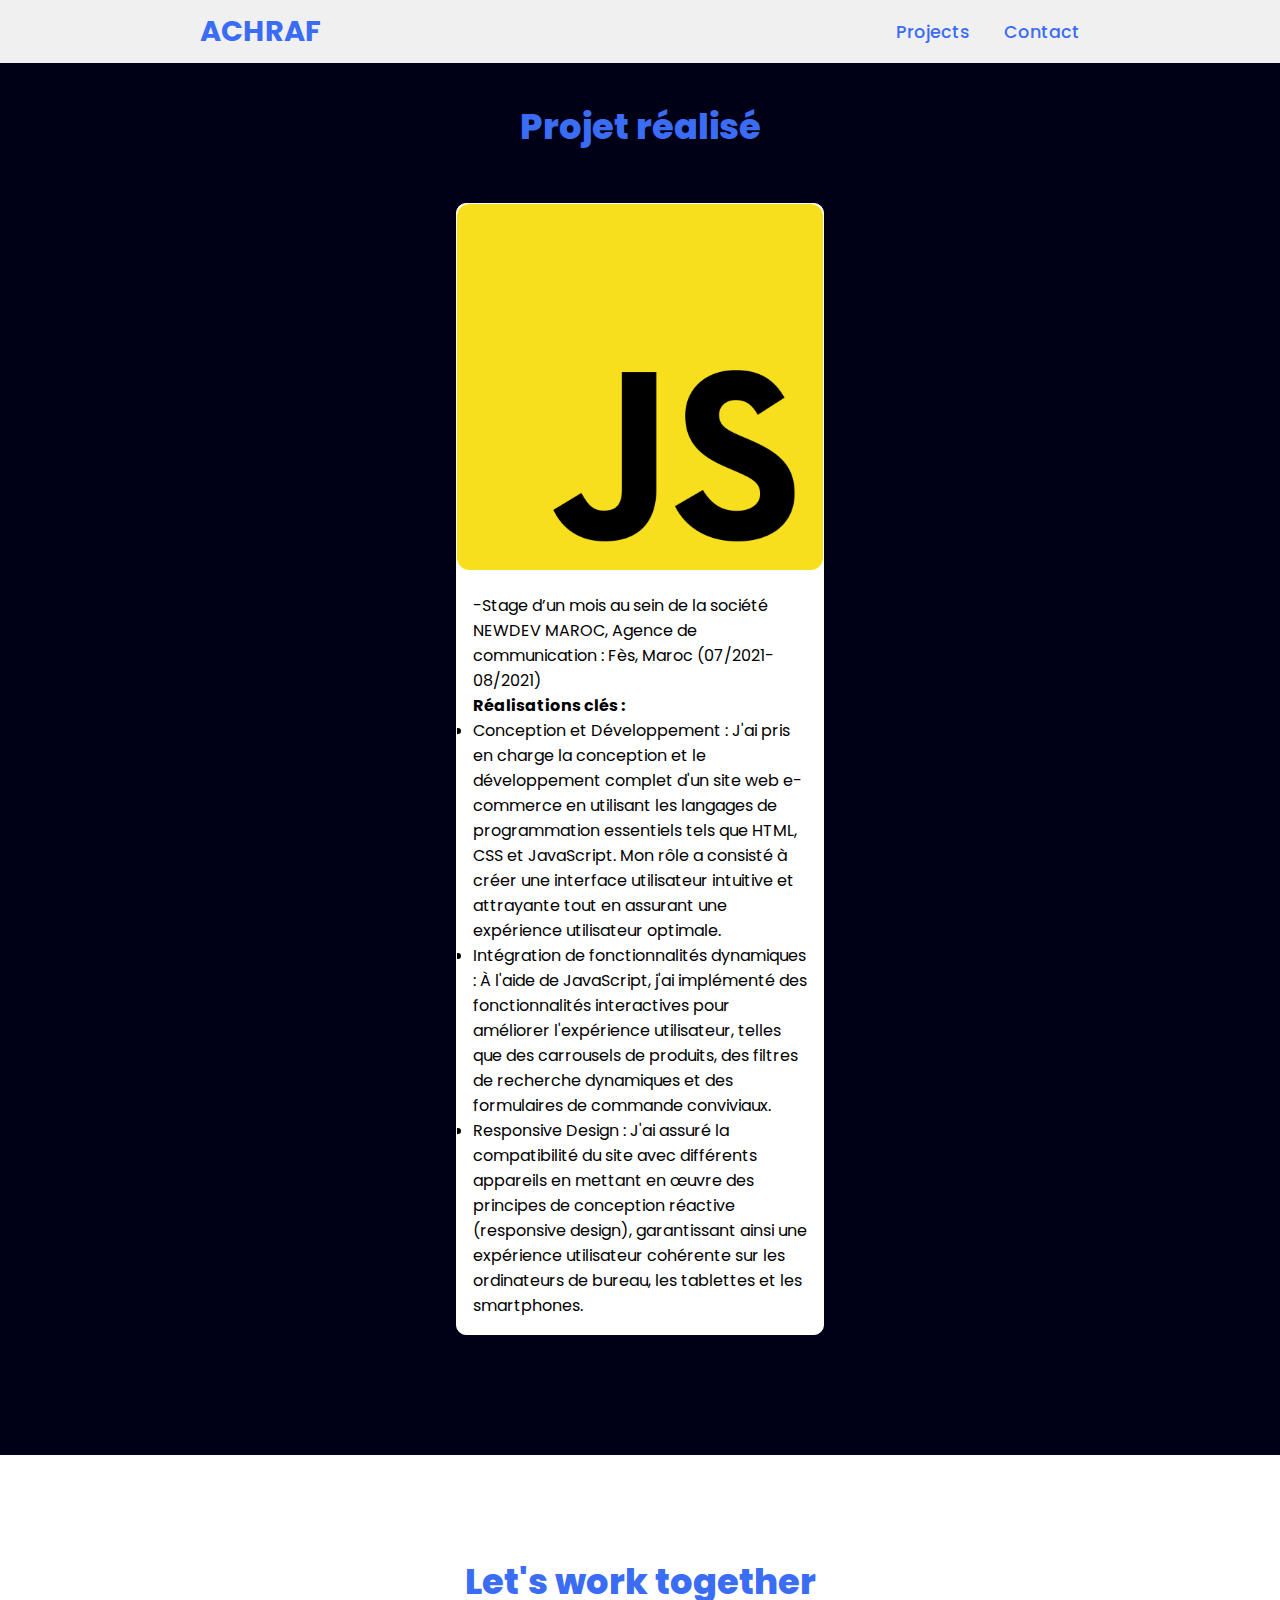
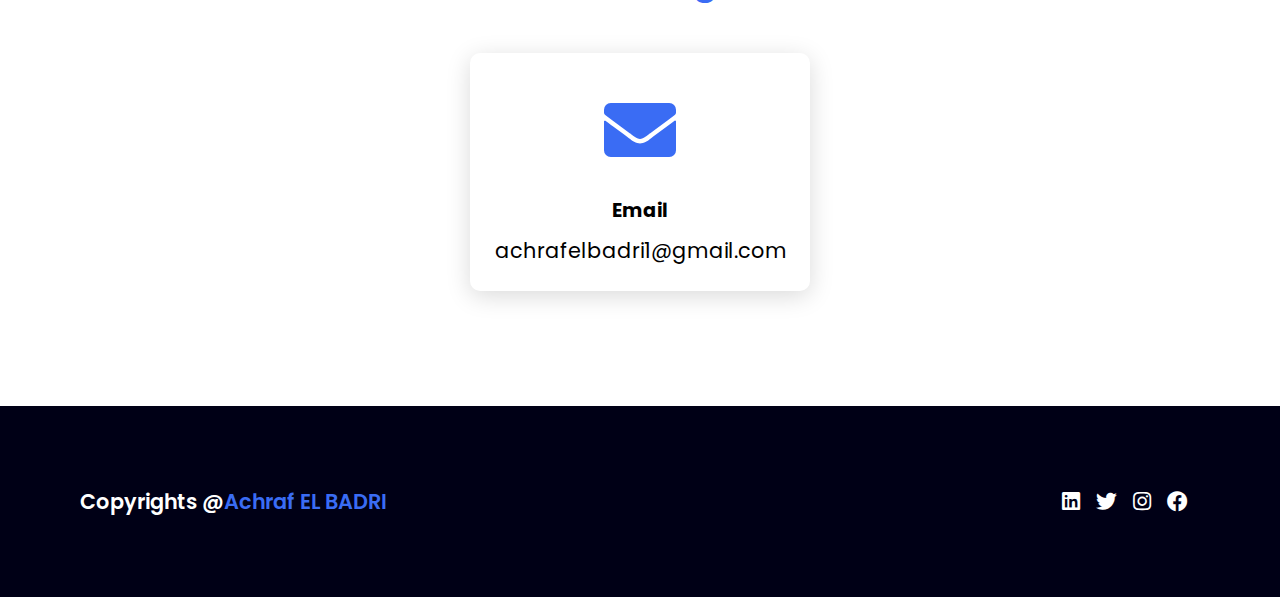
<file: details-Prj2.html>
<!DOCTYPE html>
<html lang="en">
    <head>
        <meta charset="UTF-8">
        <meta http-equiv="X-UA-Compatible" content="IE=edge">
        <meta name="viewport" content="width=device-width, initial-scale=1.0">
        <link rel="stylesheet" href="Css/style.css">
        <link rel="icon" href="images/ALogo.JPG">
        <link rel="stylesheet" href="https://cdnjs.cloudflare.com/ajax/libs/font-awesome/5.15.4/css/all.min.css">
        <title>Achraf EL BADRI</title>
    </head>
    <body>

        <header>
            <a href="index" class="logo">Achraf</a>
            <nav class="navigation">
                <a href="#projects">Projects</a>
                <a href="#contact">Contact</a>
            </nav>
        </header>

        <section class="projects" id="projects">
            <h2 class="title">Projet réalisé</h2>
            <div class="content">
                <div class="single-project-card">
                    <div class="project-image">
                        <img src="images/javascript-logo.png" />
                    </div>
                    <div class="project-info">
                        <p class="project-category"> 
                            <div>
                                -Stage d’un mois au sein de la société NEWDEV MAROC, Agence de 
                                communication : Fès, Maroc (07/2021-08/2021)
                            </div>
                            <div style = "font-weight: bold;">Réalisations clés :</div>
                            <li>
                                Conception et Développement : J'ai pris en charge la conception et le développement complet d'un site 
                                web e-commerce en utilisant les langages de programmation essentiels tels que HTML, CSS et JavaScript. 
                                Mon rôle a consisté à créer une interface utilisateur intuitive et attrayante tout en assurant une 
                                expérience utilisateur optimale.
                            </li>
                            <li>
                                Intégration de fonctionnalités dynamiques : À l'aide de JavaScript, j'ai implémenté des fonctionnalités 
                                interactives pour améliorer l'expérience utilisateur, telles que des carrousels de produits, des filtres 
                                de recherche dynamiques et des formulaires de commande conviviaux.
                            </li>
                            <li>
                                Responsive Design : J'ai assuré la compatibilité du site avec différents appareils en mettant en œuvre des 
                                principes de conception réactive (responsive design), garantissant ainsi une expérience utilisateur cohérente 
                                sur les ordinateurs de bureau, les tablettes et les smartphones.
                            </li>
                        </p>
                    </div>
                </div>
            </div>
        </section>

        <section class="cards contact" id="contact">
            <h2 class="title">Let's work together</h2>
            <div class="content">
                <!--<div class="card">
                    <div class="icon">
                        <i class="fas fa-phone"></i>
                    </div>
                    <div class="info">
                        <h3>Phone</h3>
                        <p>(+33) 07...</p>
                    </div>
                </div>-->
                <div class="card">
                    <div class="icon">
                        <i class="fas fa-envelope"></i>
                    </div>
                    <div class="info">
                        <h3>Email</h3>
                        <p>achrafelbadri1@gmail.com</p>
                    </div>
                </div>
            </div>
        </section>
        
        <button onclick="topFunction()" id='myBtn' title='Go to top'>Top</button>
        
        <footer class="footer">
            <p class="footer-title">Copyrights @<span>Achraf EL BADRI</span></p>
            <div class="social-icons">
                <a href="https://www.linkedin.com/in/achraf-el-badri-769645245/"><i class="fab fa-linkedin"></i></a>
                <a href="https://twitter.com/AchrafBADRI11"><i class="fab fa-twitter"></i></a>
                <a href="https://www.instagram.com/achraf_badri/"><i class="fab fa-instagram"></i></a>
                <a href="https://www.facebook.com/achraf.messi.125/about"><i class="fab fa-facebook"></i></a>
            </div>
        </footer>

        <script src="Js/javascrip.js"></script>

    </body>
</html>
</file>
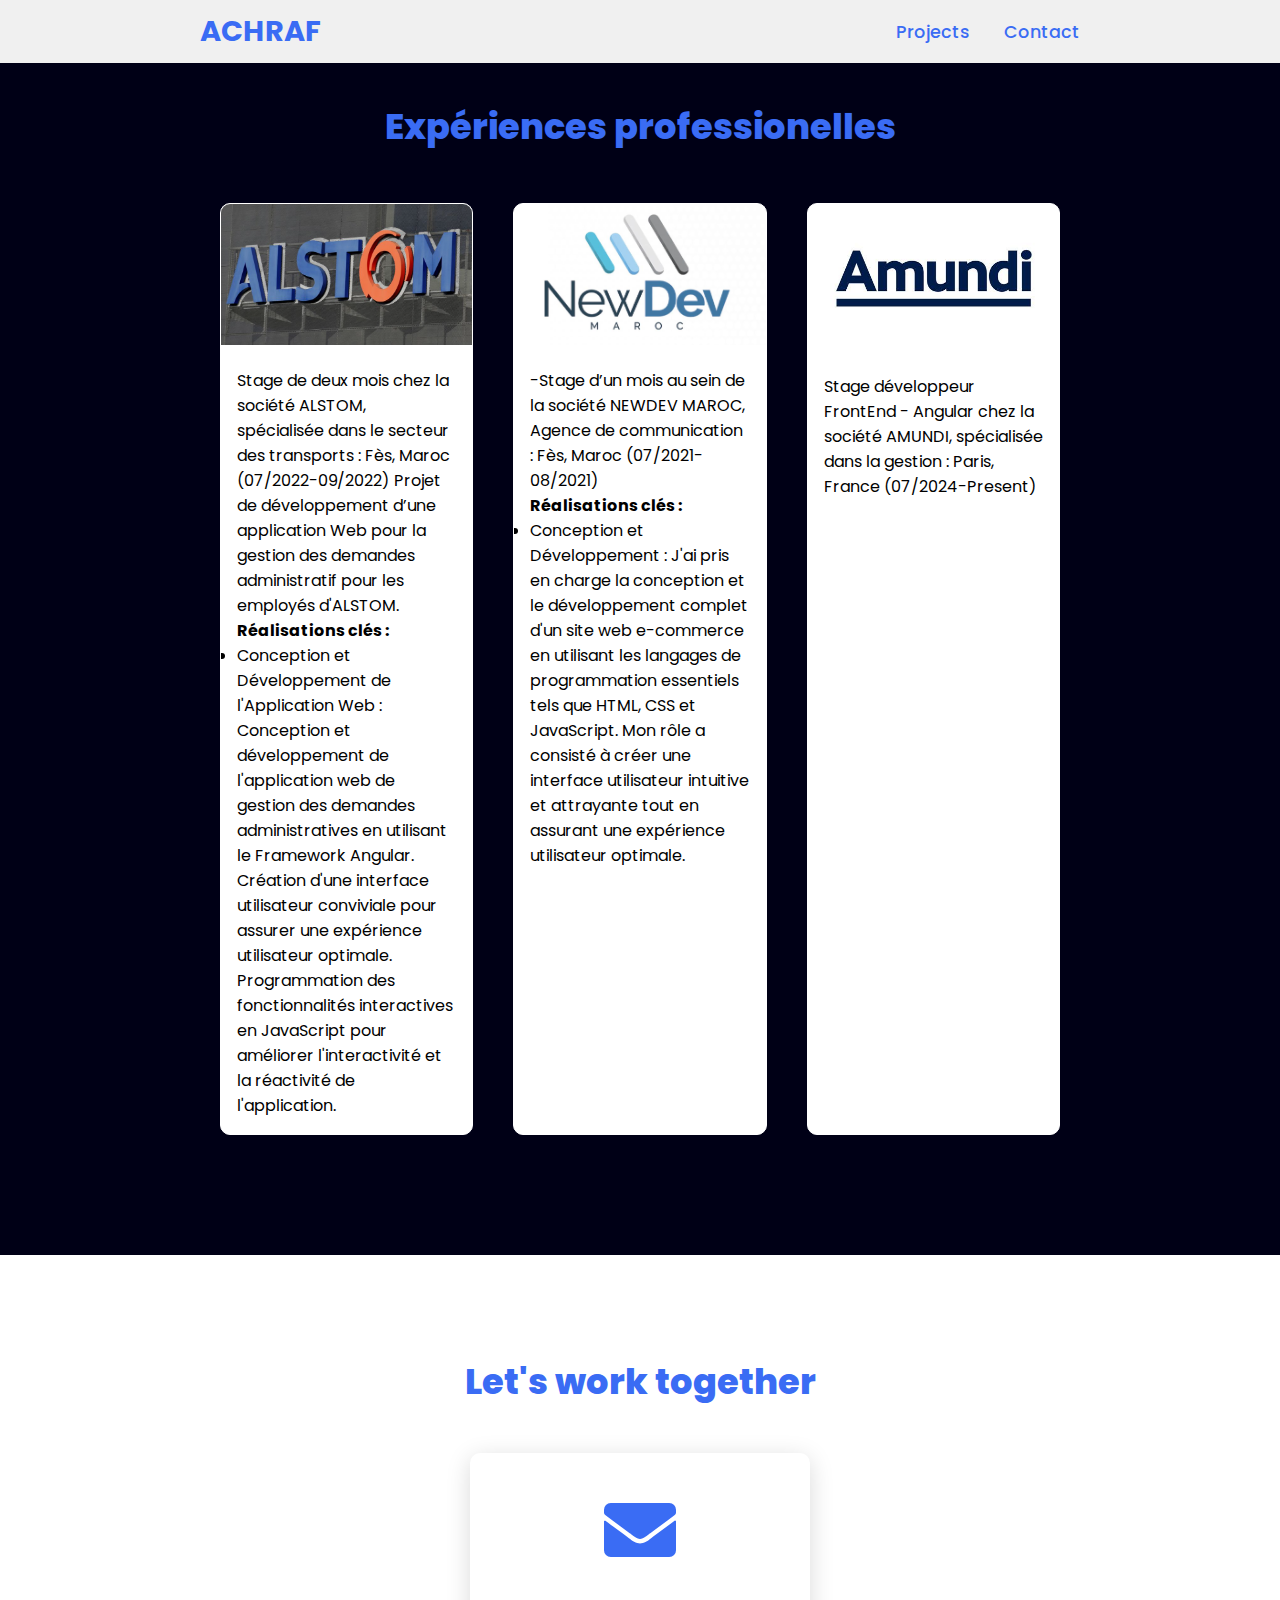
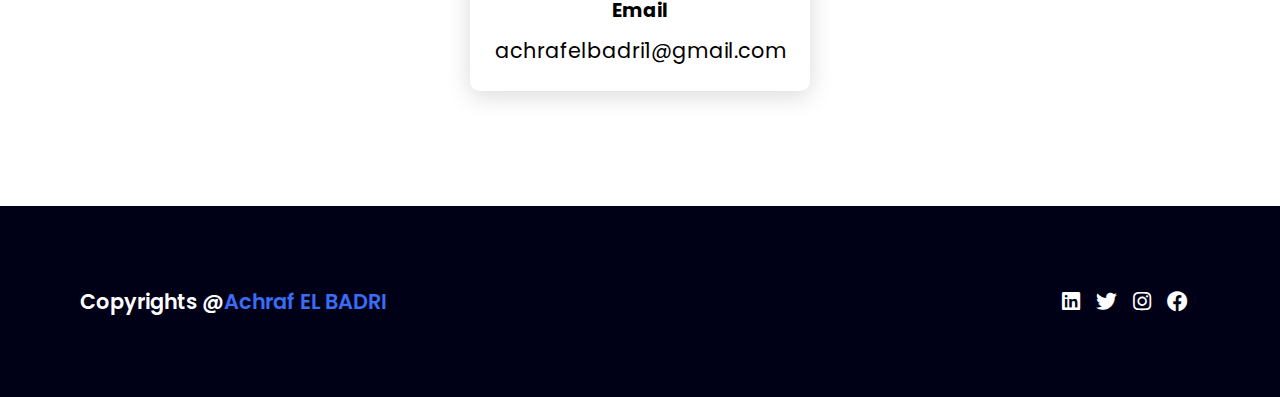
<file: experience-Prof.html>
<!DOCTYPE html>
<html lang="en">
    <head>
        <meta charset="UTF-8">
        <meta http-equiv="X-UA-Compatible" content="IE=edge">
        <meta name="viewport" content="width=device-width, initial-scale=1.0">
        <link rel="stylesheet" href="Css/style.css">
        <link rel="icon" href="images/ALogo.JPG">
        <link rel="stylesheet" href="https://cdnjs.cloudflare.com/ajax/libs/font-awesome/5.15.4/css/all.min.css">
        <title>Achraf EL BADRI</title>
    </head>
    <body>

        <header>
            <a href="index" class="logo">Achraf</a>
            <nav class="navigation">
                <a href="#projects">Projects</a>
                <a href="#contact">Contact</a>
            </nav>
        </header>

        <section class="projects" id="projects">
            <h2 class="title">Expériences professionelles</h2>
            <div class="content-exp">
                <div class="single-project-card">
                    <div class="project-image">
                        <img src="images/un.png" />
                    </div>
                    <div class="project-info">
                        <p class="project-category"> 
                            <div>Stage de deux mois chez la société ALSTOM, spécialisée dans le
                            secteur des transports : Fès, Maroc (07/2022-09/2022)
                            Projet de développement d’une application Web pour la gestion des 
                            demandes administratif pour les employés d'ALSTOM.</div>
                            <div style = "font-weight: bold;">Réalisations clés :</div>
                            <li>
                                Conception et Développement de l'Application Web : Conception et 
                                développement de l'application web de gestion des demandes 
                                administratives en utilisant le Framework Angular. Création d'une interface utilisateur 
                                conviviale pour assurer une expérience utilisateur optimale. Programmation des fonctionnalités interactives en 
                                JavaScript pour améliorer l'interactivité et la réactivité de l'application.
                            </li>
                        </p>
                    </div>
                </div>
                <div class="single-project-card">
                    <div class="project-image">
                        <img src="images/deux.png" />
                    </div>
                    <div class="project-info">
                        <p class="project-category"> 
                            <div>
                                -Stage d’un mois au sein de la société NEWDEV MAROC, Agence de 
                                communication : Fès, Maroc (07/2021-08/2021)
                            </div>
                            <div style = "font-weight: bold;">Réalisations clés :</div>
                            <li>
                                Conception et Développement : J'ai pris en charge la conception et le développement complet d'un site 
                                web e-commerce en utilisant les langages de programmation essentiels tels que HTML, CSS et JavaScript. 
                                Mon rôle a consisté à créer une interface utilisateur intuitive et attrayante tout en assurant une 
                                expérience utilisateur optimale.
                            </li>
                        </p>
                    </div>
                </div>
                <div class="single-project-card">
                    <div class="project-image">
                        <img src="images/troix.png" />
                    </div>
                    <div class="project-info">
                        <p class="project-category"> 
                            <div>Stage développeur FrontEnd - Angular chez la société AMUNDI, spécialisée dans la
                            gestion : Paris, France (07/2024-Present)</div>
                        </p>
                    </div>
                </div>
            </div>
        </section>

        <section class="cards contact" id="contact">
            <h2 class="title">Let's work together</h2>
            <div class="content">
                <!--<div class="card">
                    <div class="icon">
                        <i class="fas fa-phone"></i>
                    </div>
                    <div class="info">
                        <h3>Phone</h3>
                        <p>(+33) 0...</p>
                    </div>
                </div>-->
                <div class="card">
                    <div class="icon">
                        <i class="fas fa-envelope"></i>
                    </div>
                    <div class="info">
                        <h3>Email</h3>
                        <p>achrafelbadri1@gmail.com</p>
                    </div>
                </div>
            </div>
        </section>
        
        <button onclick="topFunction()" id='myBtn' title='Go to top'>Top</button>
        
        <footer class="footer">
            <p class="footer-title">Copyrights @<span>Achraf EL BADRI</span></p>
            <div class="social-icons">
                <a href="https://www.linkedin.com/in/achraf-el-badri-769645245/"><i class="fab fa-linkedin"></i></a>
                <a href="https://twitter.com/AchrafBADRI11"><i class="fab fa-twitter"></i></a>
                <a href="https://www.instagram.com/achraf_badri/"><i class="fab fa-instagram"></i></a>
                <a href="https://www.facebook.com/achraf.messi.125/about"><i class="fab fa-facebook"></i></a>
            </div>
        </footer>

        <script src="Js/javascrip.js"></script>

    </body>
</html>
</file>
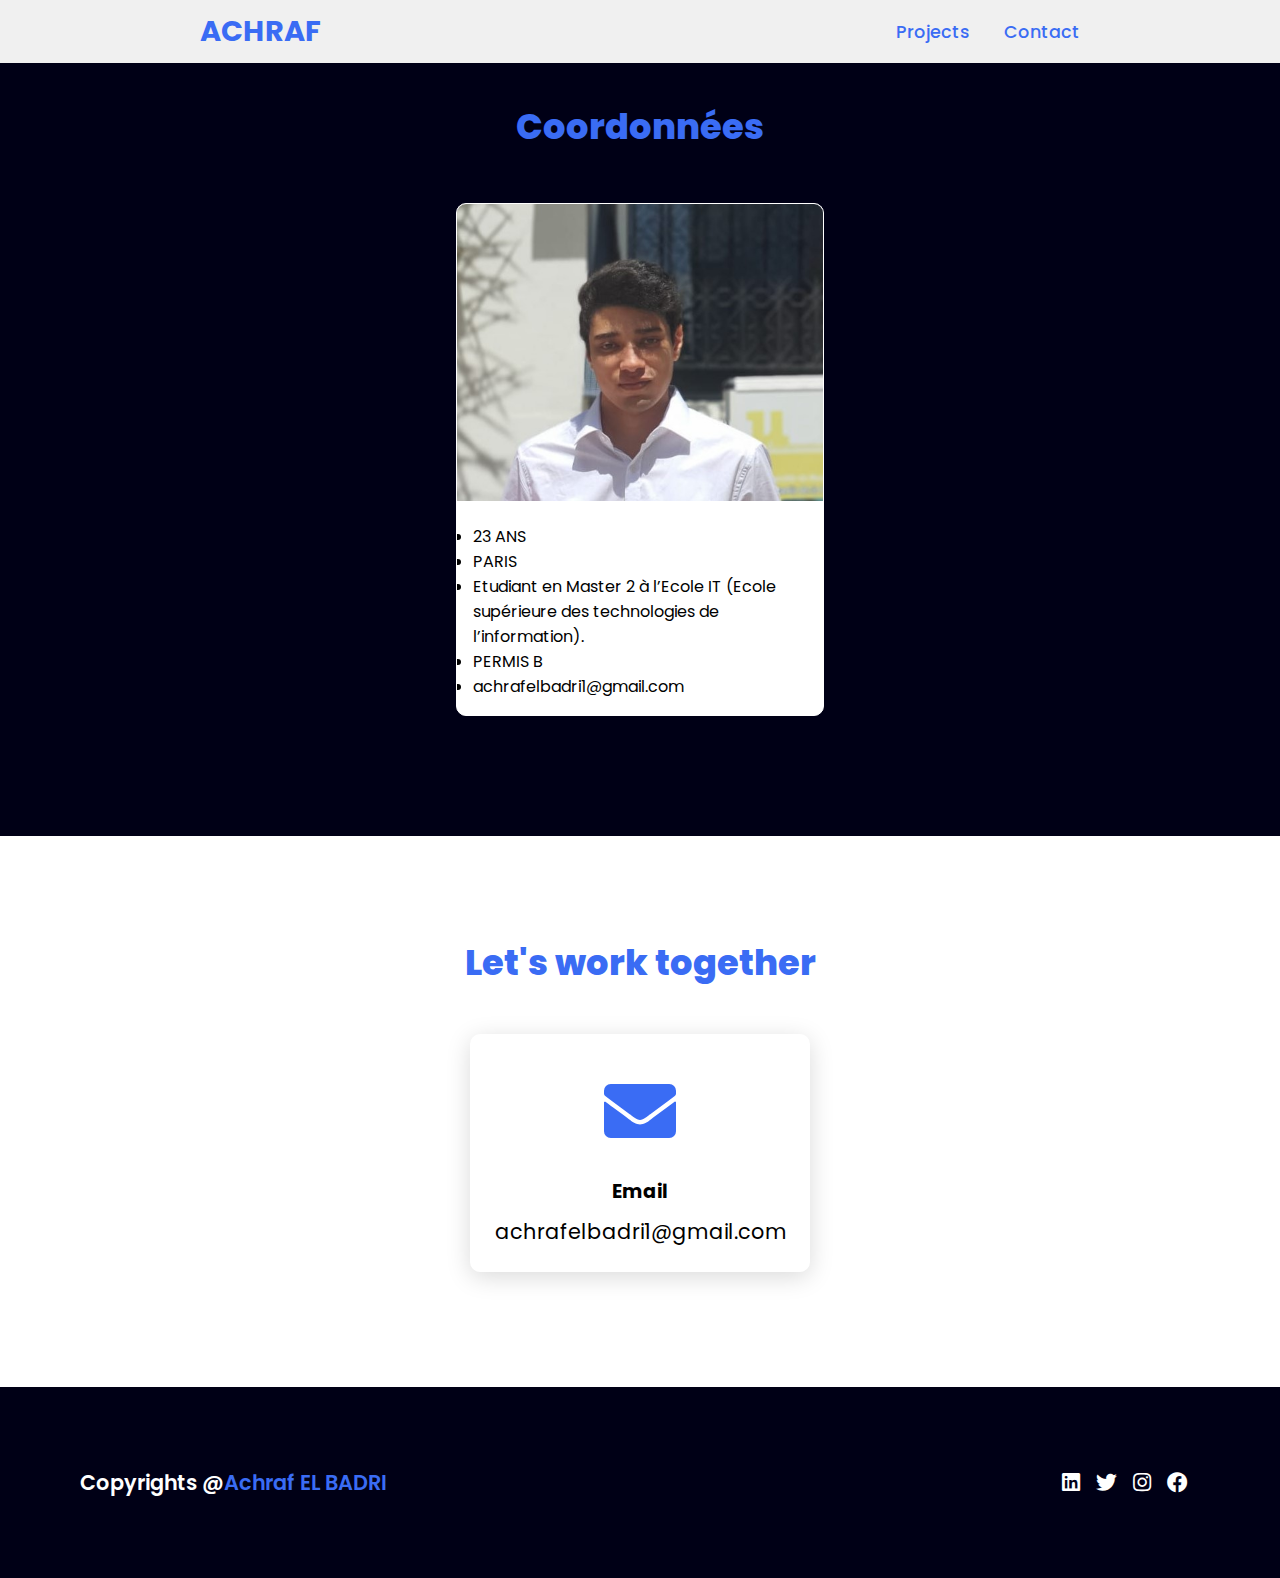
<file: me.html>
<!DOCTYPE html>
<html lang="en">
    <head>
        <meta charset="UTF-8">
        <meta http-equiv="X-UA-Compatible" content="IE=edge">
        <meta name="viewport" content="width=device-width, initial-scale=1.0">
        <link rel="stylesheet" href="Css/style.css">
        <link rel="icon" href="images/ALogo.JPG">
        <link rel="stylesheet" href="https://cdnjs.cloudflare.com/ajax/libs/font-awesome/5.15.4/css/all.min.css">
        <title>Achraf EL BADRI</title>
    </head>
    <body>

        <header>
            <a href="index" class="logo">Achraf</a>
            <nav class="navigation">
                <a href="#projects">Projects</a>
                <a href="#contact">Contact</a>
            </nav>
        </header>

        <section class="projects" id="projects">
            <h2 class="title">Coordonnées</h2>
            <div class="content">
                <div class="single-project-card">
                    <div class="project-image">
                        <img src="images/IMG3.jpg" />
                    </div>
                    <div class="project-info">
                        <p class="project-category"> 
                            <li>23 ANS</li>
                            <li>PARIS</li>
                            <li> Etudiant en Master 2 à l’Ecole IT 
                                (Ecole supérieure des technologies de l’information).
                            </li>
                            <li>PERMIS B</li>
                            <li>achrafelbadri1@gmail.com</li>
                        </p>
                    </div>
                </div>
            </div>
        </section>

        <section class="cards contact" id="contact">
            <h2 class="title">Let's work together</h2>
            <div class="content">
                <!--<div class="card">
                    <div class="icon">
                        <i class="fas fa-phone"></i>
                    </div>
                    <div class="info">
                        <h3>Phone</h3>
                        <p>(+33) 07...</p>
                    </div>
                </div>-->
                <div class="card">
                    <div class="icon">
                        <i class="fas fa-envelope"></i>
                    </div>
                    <div class="info">
                        <h3>Email</h3>
                        <p>achrafelbadri1@gmail.com</p>
                    </div>
                </div>
            </div>
        </section>
        
        <button onclick="topFunction()" id='myBtn' title='Go to top'>Top</button>
        
        <footer class="footer">
            <p class="footer-title">Copyrights @<span>Achraf EL BADRI</span></p>
            <div class="social-icons">
                <a href="https://www.linkedin.com/in/achraf-el-badri-769645245/"><i class="fab fa-linkedin"></i></a>
                <a href="https://twitter.com/AchrafBADRI11"><i class="fab fa-twitter"></i></a>
                <a href="https://www.instagram.com/achraf_badri/"><i class="fab fa-instagram"></i></a>
                <a href="https://www.facebook.com/achraf.messi.125/about"><i class="fab fa-facebook"></i></a>
            </div>
        </footer>

        <script src="Js/javascrip.js"></script>

    </body>
</html>
</file>
<file: Css/style.css>
@import url('https://fonts.googleapis.com/css2?family=Poppins:ital,wght@0,100;0,200;0,300;0,400;0,500;0,600;0,700;0,800;0,900;1,100;1,200;1,300;1,400;1,500;1,600;1,700;1,800;1,900&display=swap');

*{
    font-family: 'Poppins', sans-serif;
    margin: 0;
    padding: 0;
    box-sizing: border-box;
    scroll-behavior: smooth; 
}


*::-webkit-scrollbar {
    width: 11px;
}
*::-webkit-scrollbar-thumb {
    background-color: rgb(53, 53, 199); 
}
html {
  scroll-behavior: smooth;
}

header {
    background-color: #f0f0f0;
    width: 100%;
    position: fixed;
    z-index: 999;
    display: flex;
    justify-content: space-between;
    align-items: center;
    padding: 10px 200px ;
}

.logo{
    text-decoration-line: none;
    color: #3a6cf4;
    text-transform: uppercase;
    font-weight: 700;
    font-size: 1.8em;
}

.logo:hover{
    color: rgb(18, 120, 151);
}

.navigation a{
    color: #3a6cf4;
    text-decoration: none;
    font-size: 1.1em;
    font-weight: 500;
    padding-left: 30px;
}

.navigation a:hover{
    color: darkblue;
}

section {
    padding: 100px 200px;
}

.main {
    width: 100%;
    min-height: 100vh;
    display: flex;
    align-items: center;
    background-size: cover;
    background-position: center;
    background-attachment: fixed;
}

.main h2 {
    color: #fff;
    font-size: 1.4em;
    font-weight: 500;
}

.main h2 span {
    display: inline-block;
    margin-top: 10px;
    color: #4e9eff;
    font-size: 3em;
    font-size: 44px;
    font-weight: 700;
}

.main h3 {
    color: #fff;
    font-size: 2em;
    font-weight: 700;
    letter-spacing: 1px;
    margin-top: 10px;
    margin-bottom: 30px;
}

.main-btn {
    color: #fff;
    background-color: #3a6cf4;
    text-decoration: none;
    font-size: 1.1em;
    font-weight: 600;
    display: inline-block;
    padding: 0.9375em 2.1875em;
    letter-spacing: 1px;
    border-radius: 15px;
    margin-bottom: 40px;
    transition: 0.7s ease;
}

.main-btn:hover {
    background-color: #0a49f6;
    transform: scale(1.1);
}

.social-icons a {
    color: #fff;
    font-size: 1.7em;
    padding-right: 30px;
}

.title {
    display: flex;
    justify-content: center;
    color: #3a6cf4;
    font-size: 2.2em;
    font-weight: 800;
    margin-bottom: 30px;
}

.content-exp {
    display: flex;
    justify-content: center;
    flex-direction: row;
    flex-wrap: nowrap;
}

.content {
    display: flex;
    justify-content: center;
    flex-direction: row;
    flex-wrap: wrap;
}

.card {
    background-color: #fff;
    width: 21.25em;
    box-shadow: 0 5px 25px rgba(1 1 1 / 15%);
    border-radius: 10px;
    padding: 25px;
    margin: 15px;
    transition: 0.7s ease;
}

.card:hover {
    transform: scale(1.1);
}

.card .icon {
    color: #3a6cf4;
    font-size: 8em;
    text-align: center;
}

.info {
    text-align: center;
}

.info h3{
    color: #3a6cf4;
    font-size: 1.2em;
    font-weight: 700;
    margin: 10px;
}

.projects {
    background-color: #000016;
}

.projects .content{
    margin-top: 30px;
}

.project-card-spl{
    background-color: #fff;
    border: 1px solid #fff;
    min-height: 14em;
    width: 23em;
    overflow: hidden;
    border-radius: 10px;
    margin: 20px;
    transition: 0.7s ease;
}

.project-card {
    background-color: #fff;
    border: 1px solid #fff;
    min-height: 14em;
    width: 23em;
    overflow: hidden;
    border-radius: 10px;
    margin: 20px;
    transition: 0.7s ease;
}

.project-card:hover {
   transform: scale(1.1);
}

.project-card:hover .project-image {
    opacity: 0.9;
 }

        /*   Single card  */

 .single-project-card {
    background-color: #fff;
    border: 1px solid #fff;
    min-height: 14em;
    width: 23em;
    overflow: hidden;
    border-radius: 10px;
    margin: 20px;
    transition: 0.7s ease;
}

.single-project-card:hover {
   transform: scale(1.1);
}

.single-project-card:hover .project-image {
    opacity: 0.9;
 }

.project-image img{
    width: 100%
}

.project-info {
    padding: 1em;
}

.project-category {
    font-size: 0.8em;
    color: #000;
}

.project-title {
    display: flex;
    justify-content: space-between;
    text-transform: uppercase;
    font-weight: 800;
    margin-top: 10px;
}

.more-details {
    text-decoration: none;
    color: #3a6cf4;
}

.more-details:hover {
    color: #601cfc;
}

.contact .icon{
    font-size: 4.5em;
}

.contact .info h3 {
    color: #000;
}

.contact .info p {
    font-size: 1.3em;
}

.footer {
    background-color: #000016;
    color: #fff;
    padding: 5em;
    display: flex;
    justify-content: space-between;
}

.footer-title {
    font-size: 1.3em;
    font-weight: 600;
}

.footer-title span {
    color: #3a6cf4;
}

.footer .social-icons a{
    font-size: 1.3em;
    padding: 0 12px 0 0;
}

@media (max-width:1023px){
    header{
        padding: 12px 20px;
    }

    .navigation a{
        padding-left: 10px;
    }

    .title{
        font-size: 1.8em;
    }

    section{
        padding: 80px 20px;
    }

    .main-content h2{
        font-size: 1em;
    }

    .main-content h3{
        font-size: 1.6em;
    }

    .content{
        flex-direction: column;
        align-items: center;
    }

}

@media (max-width:641px){
    body{
        font-size: 12px;
    }

    .main-content h2{
        font-size: 0.8em;
    }

    .main-content h3{
        font-size: 1.4em;
    }

    .project-card-spl{
        display: none;
    }
}

@media (max-width:300px){
    body{
        font-size: 10px;
    }
}

#myBtn {
    background-image: linear-gradient(to bottom, lightblue, rgb(6, 6, 209));
    display: none; /* Hidden by default */
    position: fixed; /* Fixed/sticky position */
    bottom: 20px; /* Place the button at the bottom of the page */
    right: 30px; /* Place the button 30px from the right */
    z-index: 99; /* Make sure it does not overlap */
    border: none; /* Remove borders */
    outline: none; /* Remove outline */
    color: white; /* Text color */
    cursor: pointer; /* Add a mouse pointer on hover */
    padding: 15px; /* Some padding */
    border-radius: 10px; /* Rounded corners */
    font-size: 18px; /* Increase font size */
  }
  
  #myBtn:hover {
    background-image: linear-gradient(to bottom, rgb(6, 6, 209), lightblue);
  }
</file>
